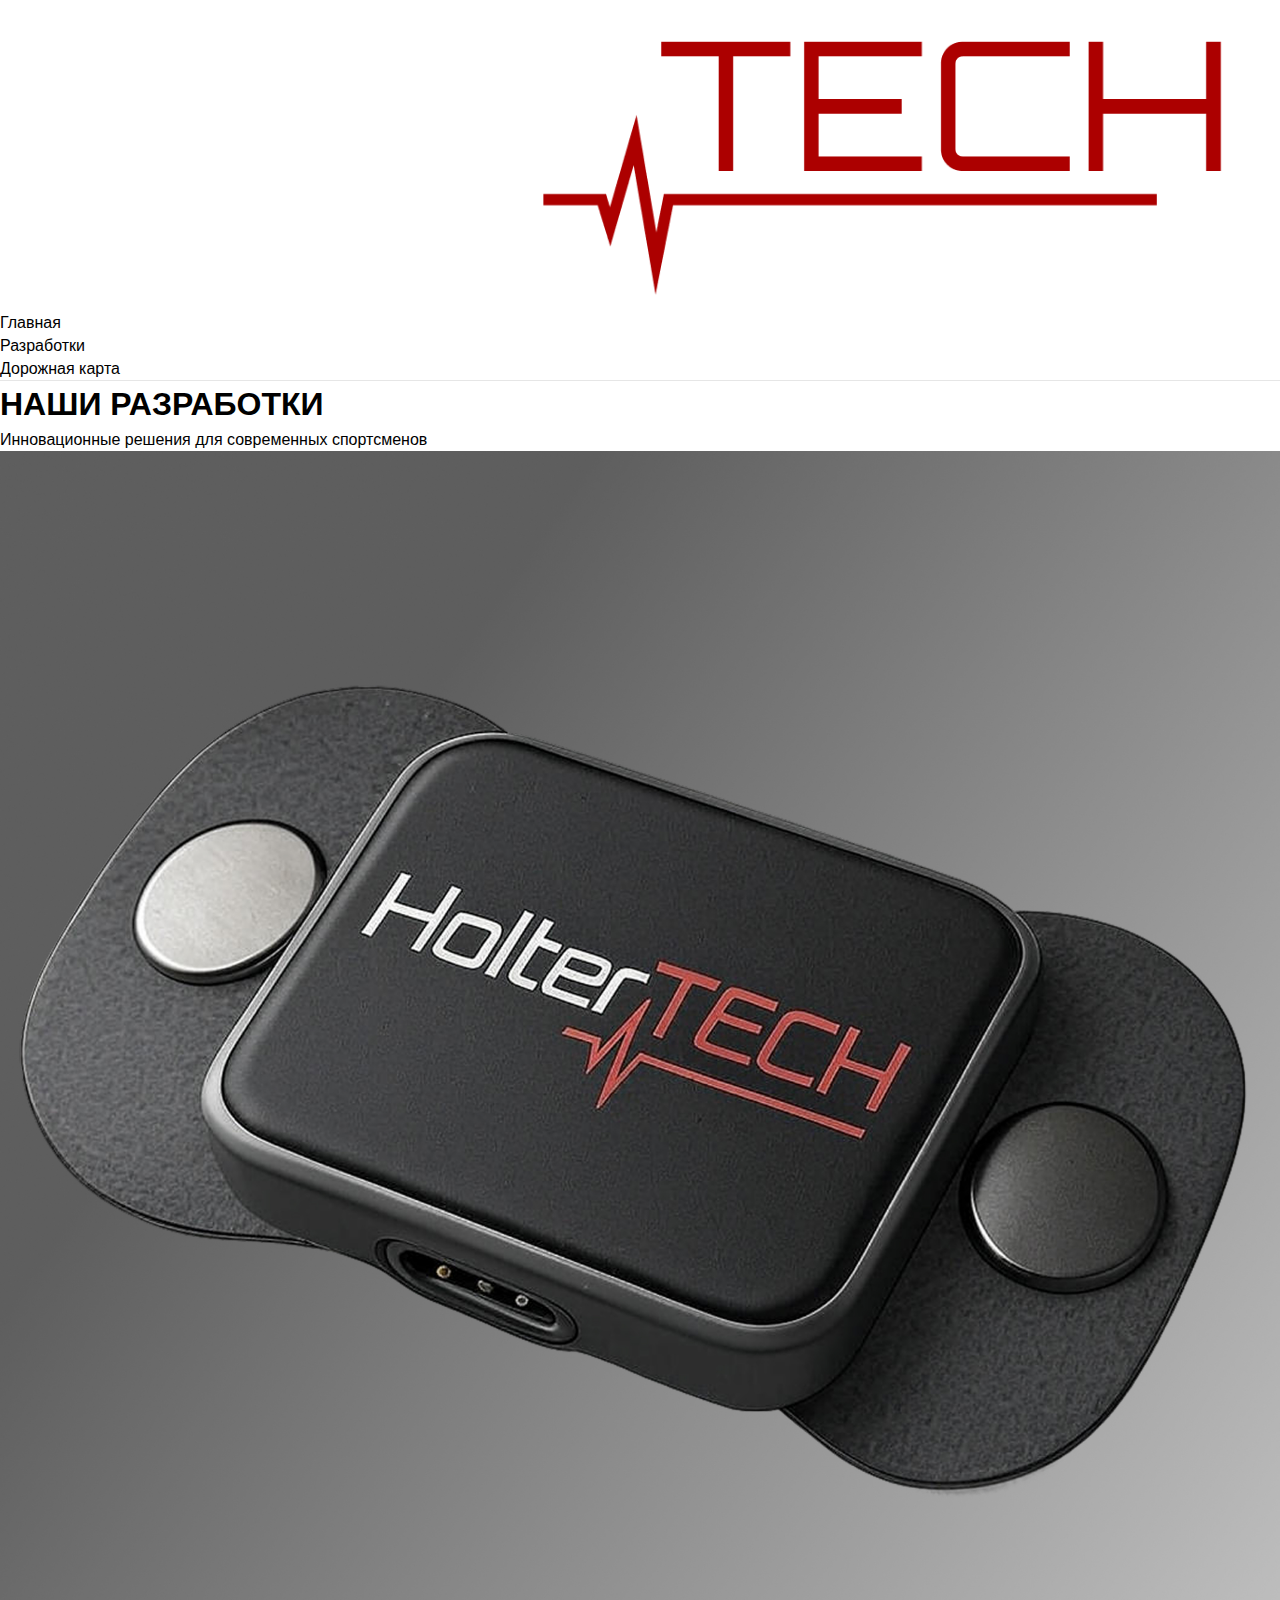
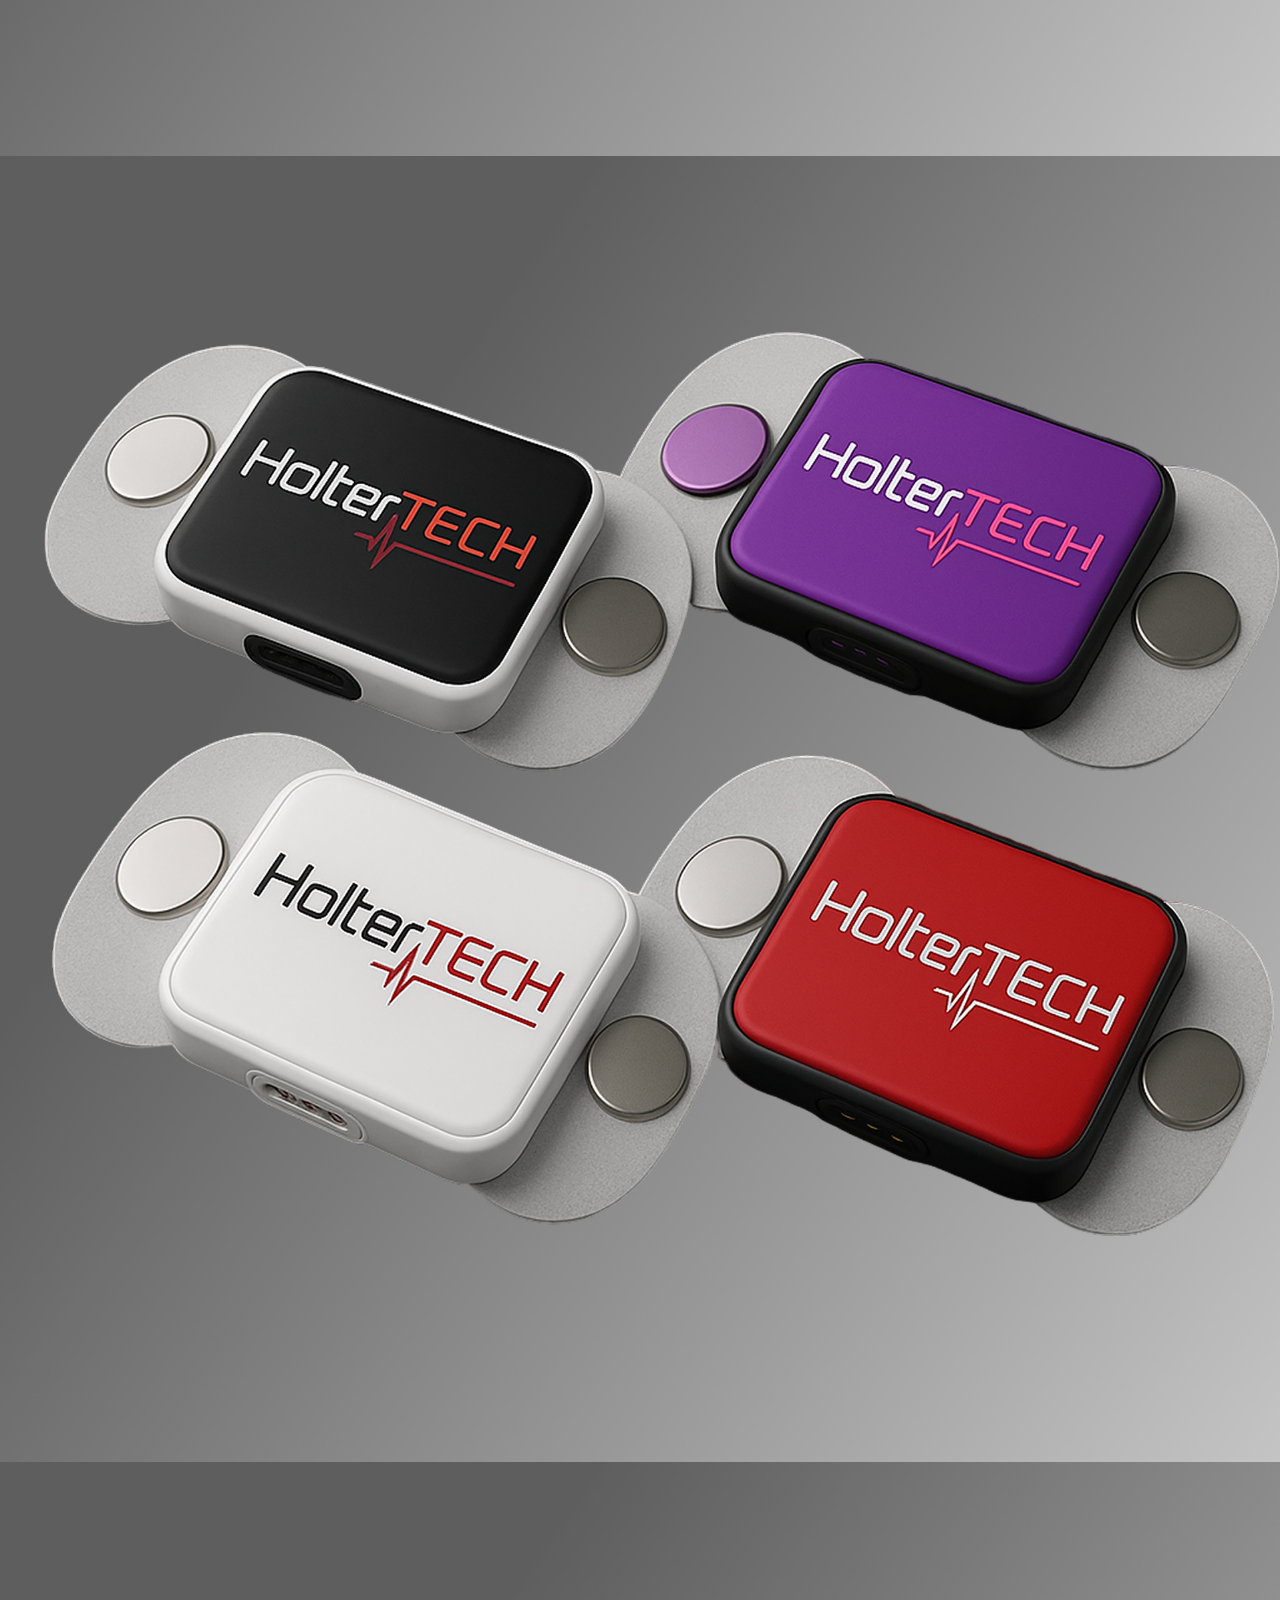
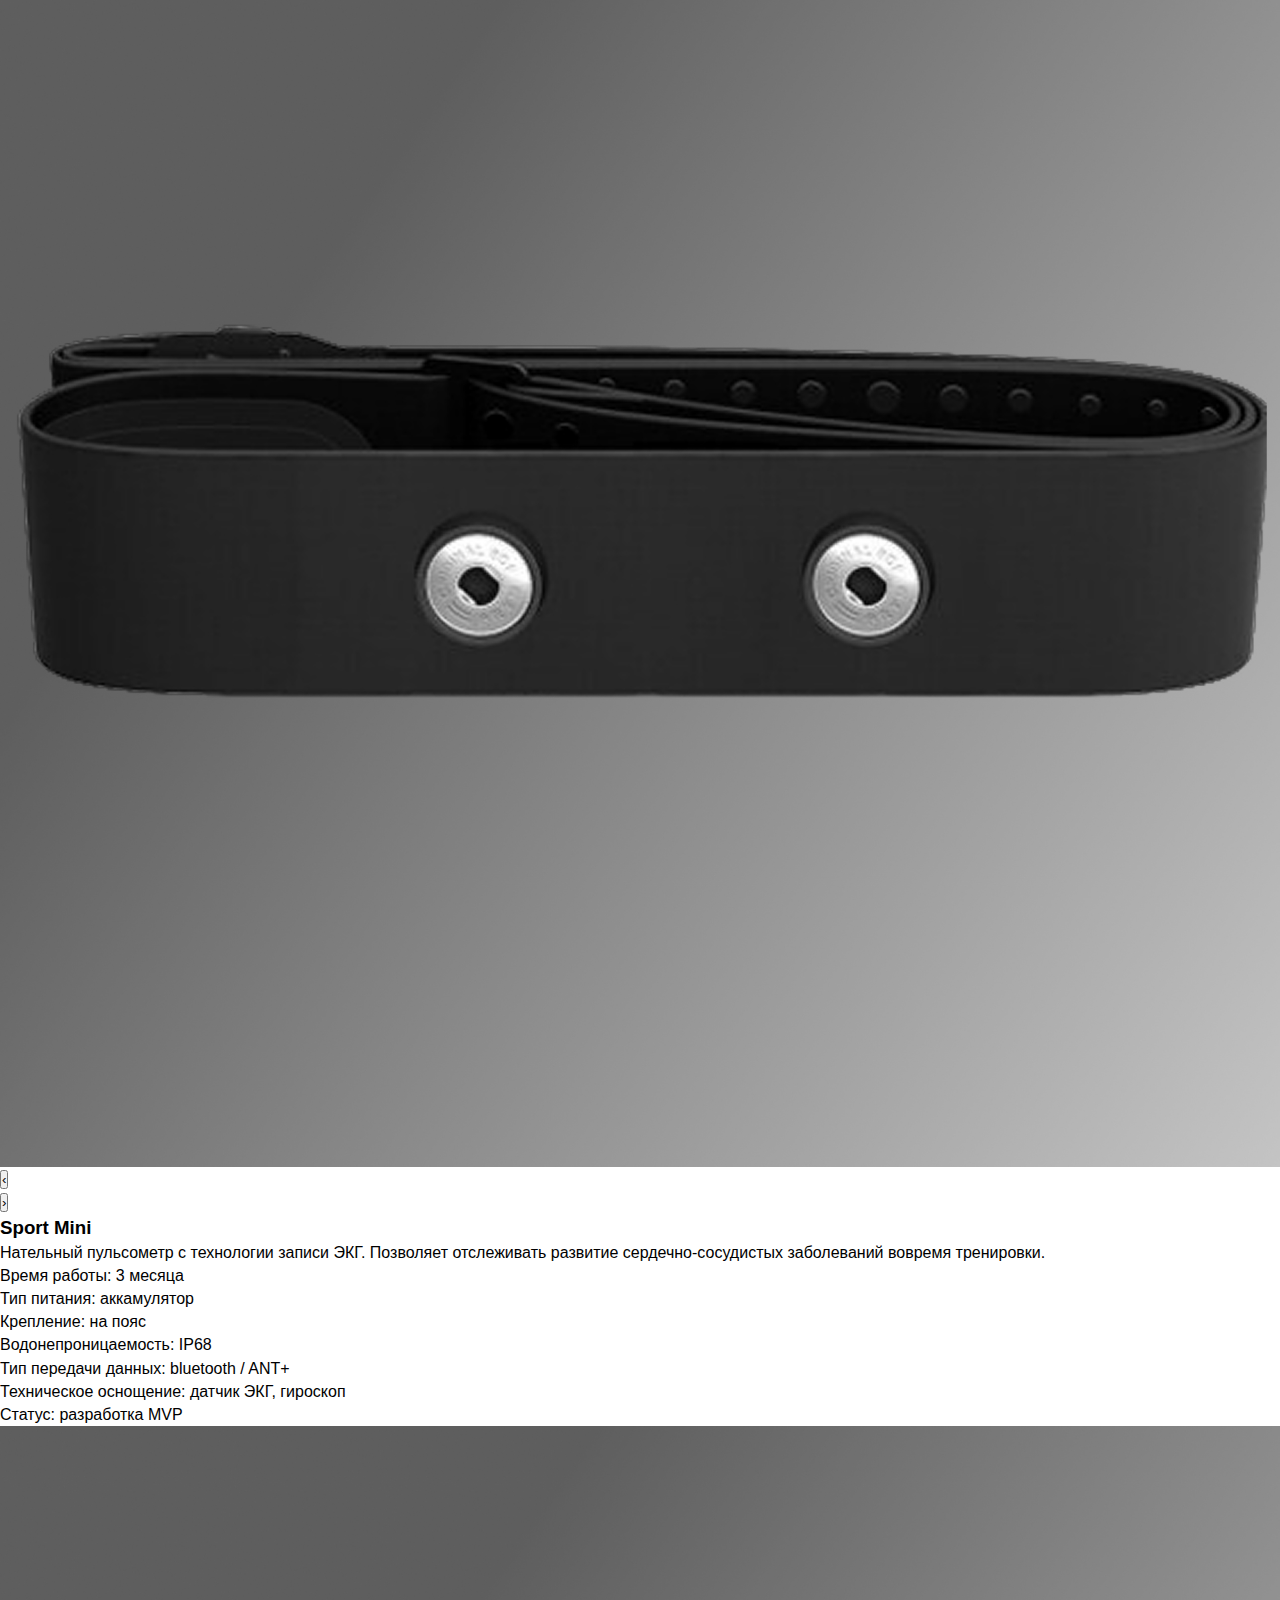
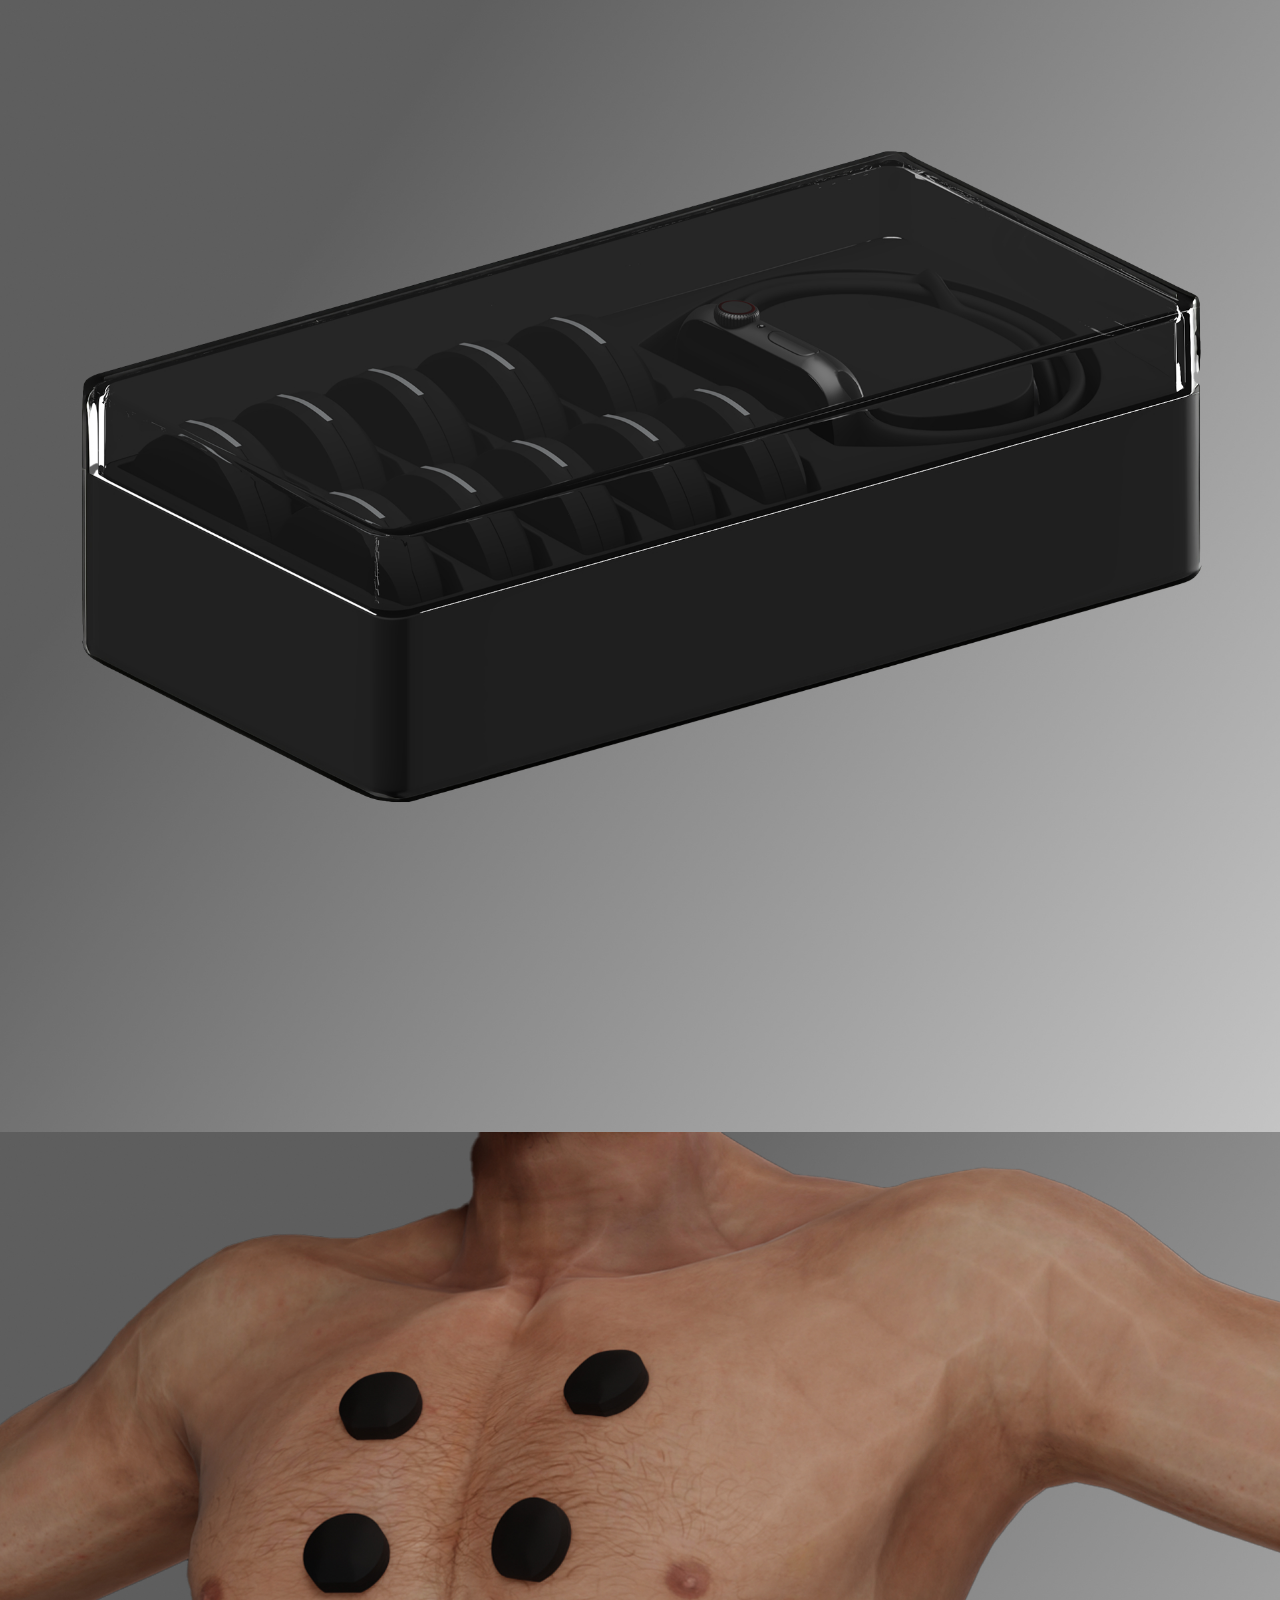
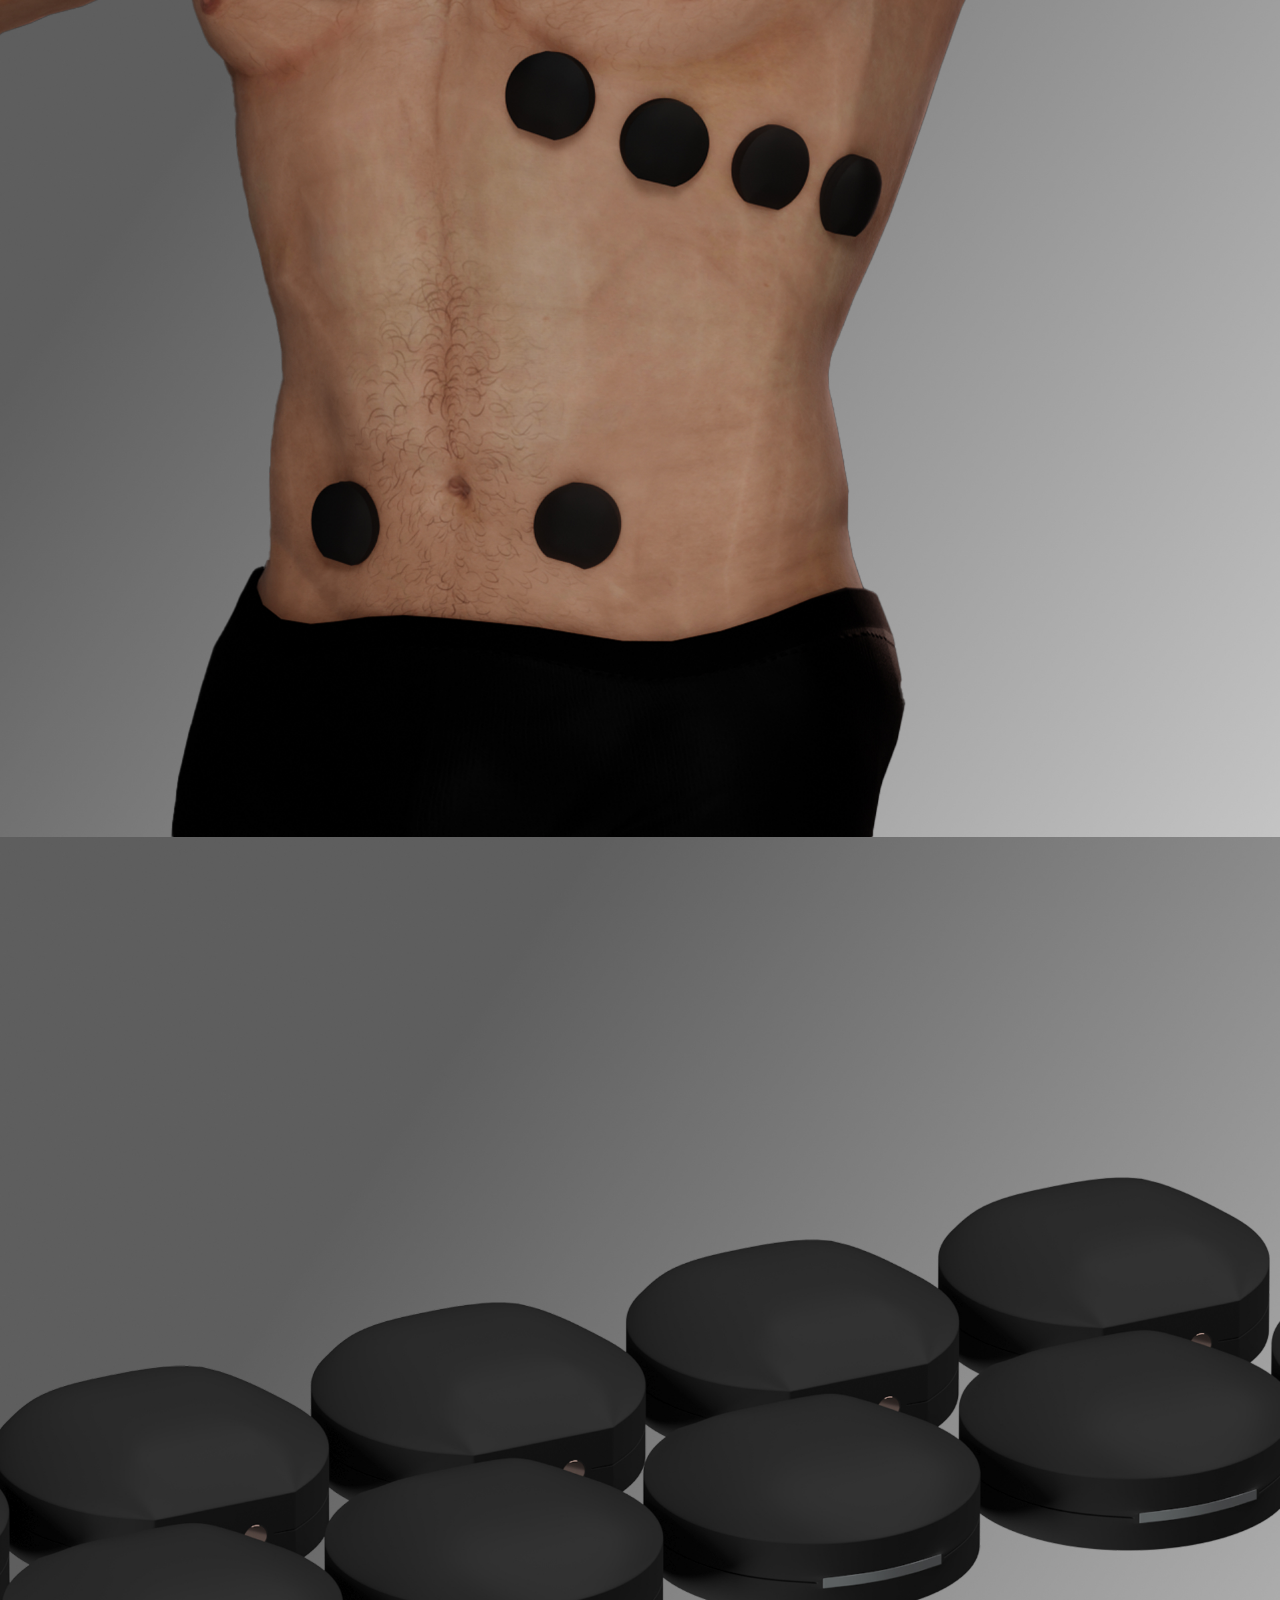
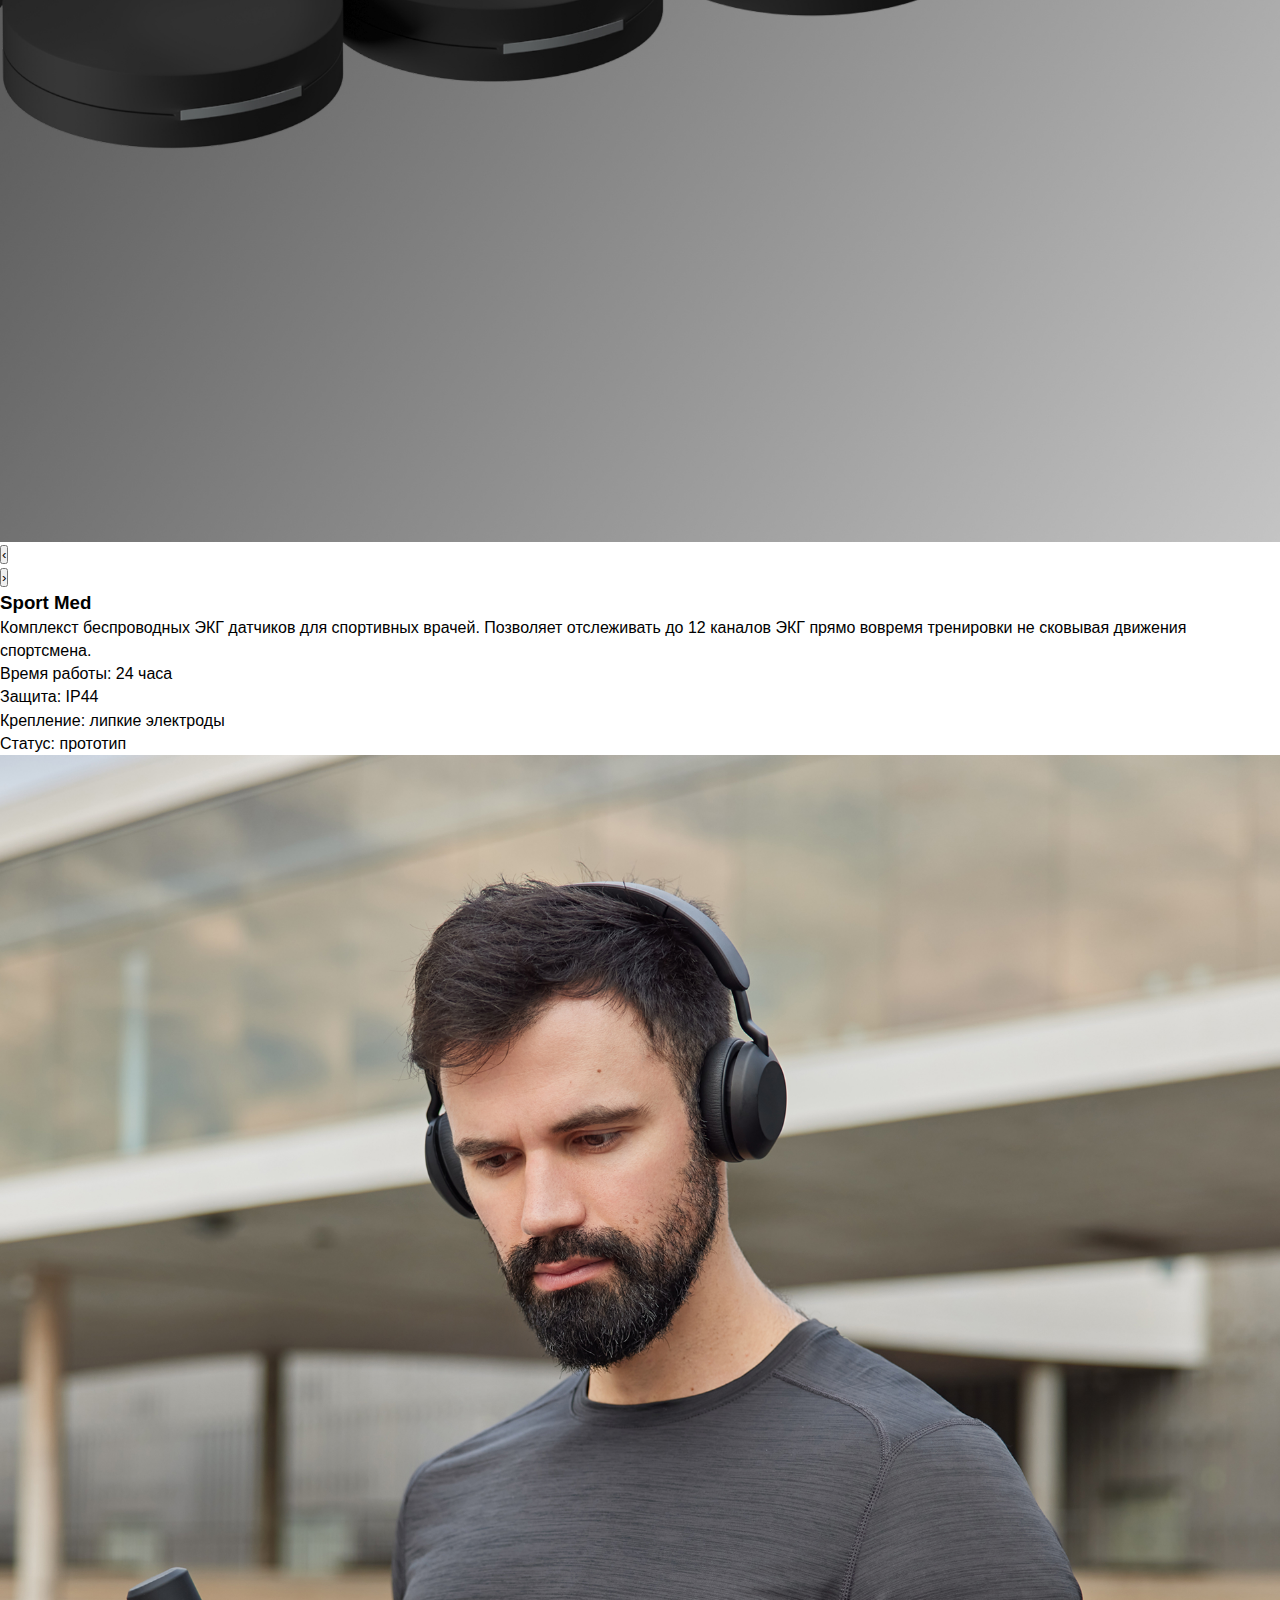
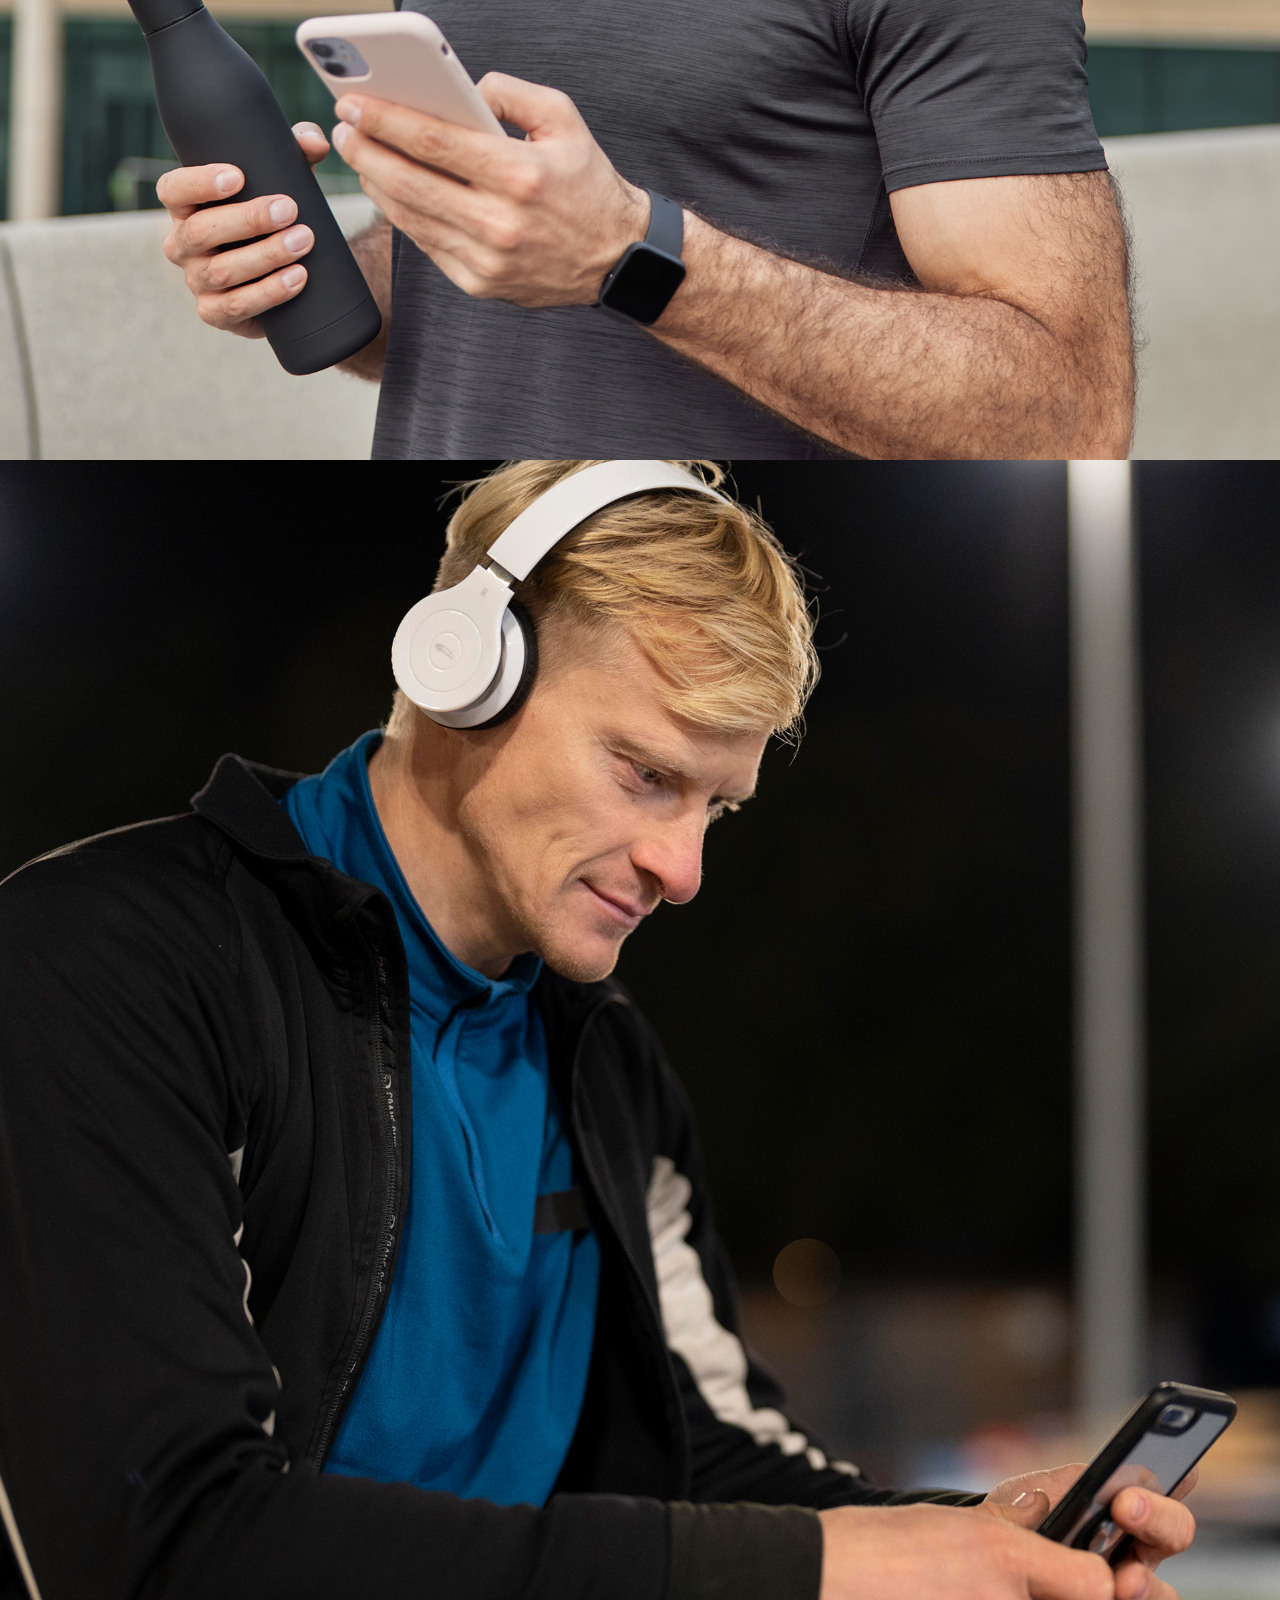
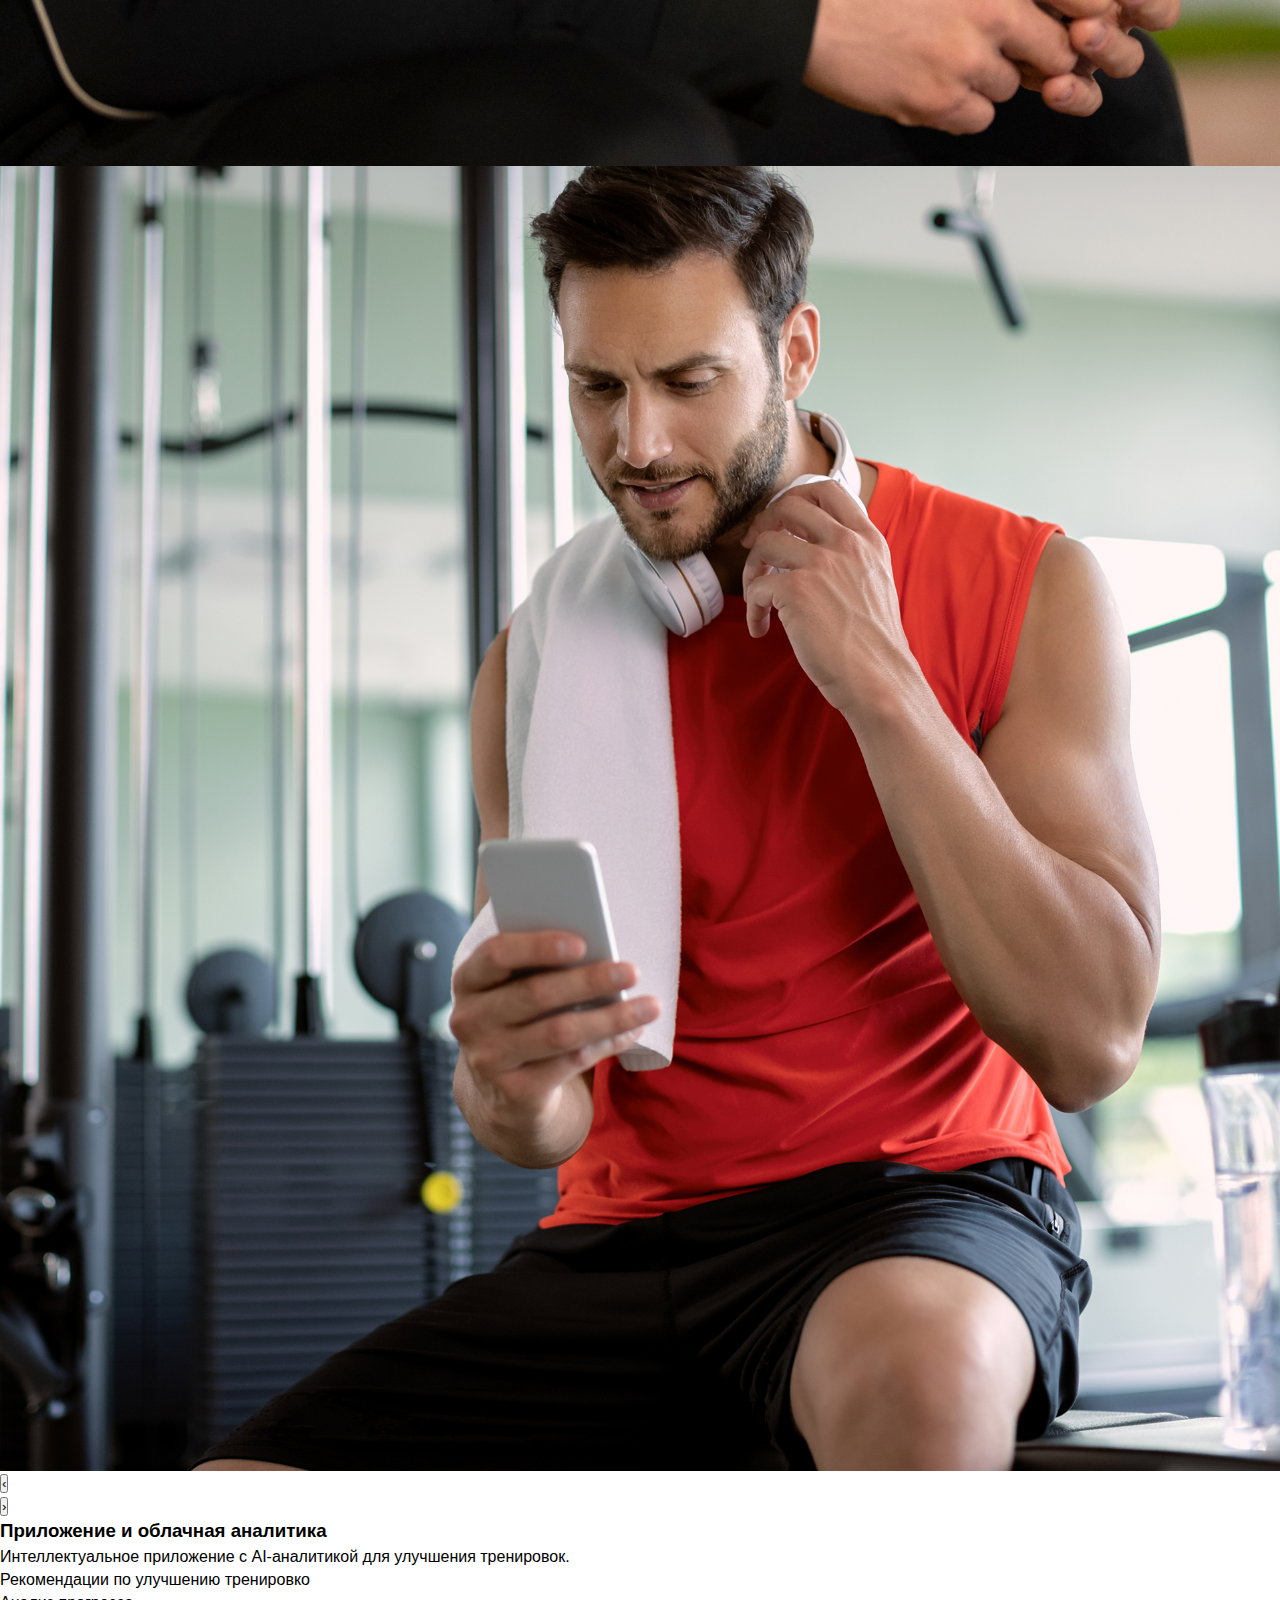
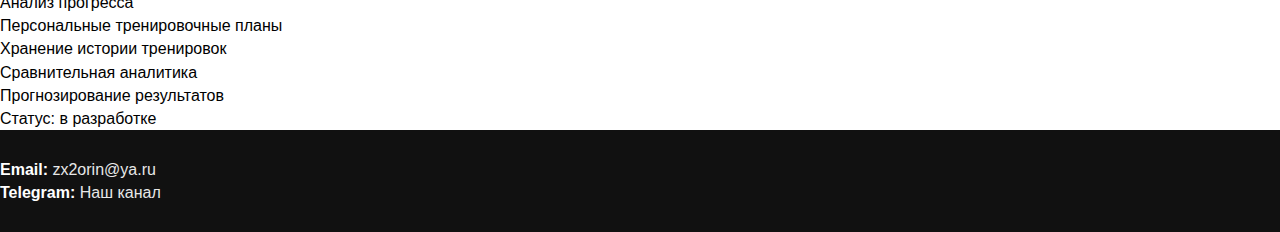
<file: products.html>
<!DOCTYPE html>
<html lang="ru">
<head>
    <meta charset="UTF-8">
    <meta name="viewport" content="width=device-width, initial-scale=1.0">
    <title>Наши продукты</title>
    <link rel="stylesheet" href="style.css">
</head>
<body>
    <!-- Шапка сайта -->
    <header class="header">
        <div class="header-container">
            <!-- Логотип -->
            <div class="logo">
                <img src="logo.png" alt="Логотип">
            </div>
            
            <!-- Навигация -->
            <nav class="nav">
                <ul class="nav-list">
                    <li><a href="index.html">Главная</a></li>
                    <li><a href="products.html" class="active">Разработки</a></li>
                    <li><a href="roadmap.html">Дорожная карта</a></li>
                </ul>
            </nav>
        </div>
    </header>

    <!-- Основной контент -->
    <main>
        <!-- Заголовок страницы продуктов -->
        <section class="products-header">
            <div class="products-header-container">
                <h1 class="products-title">НАШИ РАЗРАБОТКИ</h1>
                <p class="products-subtitle">Инновационные решения для современных спортсменов</p>
            </div>
        </section>

        <!-- Блок с продуктами -->
        <section class="products">
            <div class="products-container">
               <!-- Карточка продукта 1 -->
                <div class="product-card">
                    <div class="product-gallery">
                        <div class="product-images">
                            <div class="image-container center">
                                <img src="Group 8.jpg" alt="Умный датчик - вид 1">
                            </div>
                            <div class="image-container right">
                                <img src="Group 9.jpg" alt="Умный датчик - вид 2">
                            </div>
                            <div class="image-container left">
                                <img src="Group 7.jpg" alt="Умный датчик - вид 3">
                            </div>
                        </div>
                        <div class="gallery-controls">
                            <button class="gallery-prev">‹</button>
                            <div class="gallery-dots">
                                <span class="dot active" data-index="0"></span>
                                <span class="dot" data-index="1"></span>
                                <span class="dot" data-index="2"></span>
                            </div>
                            <button class="gallery-next">›</button>
                        </div>
                    </div>
                    <div class="product-content">
                        <h3 class="product-name">Sport Mini</h3>
                        <div class="product-description">
                            <p>Нательный пульсометр с технологии записи ЭКГ. Позволяет отслеживать развитие сердечно-сосудистых заболеваний вовремя тренировки.</p>
                            <ul>
                                <li>Время работы: 3 месяца</li>
                                <li>Тип питания: аккамулятор</li>
                                <li>Крепление: на пояс</li>
                                <li>Водонепроницаемость: IP68</li>
                                <li>Тип передачи данных: bluetooth / ANT+</li>
                                <li>Техническое оснощение: датчик ЭКГ, гироскоп</li>
                                <li>Статус: разработка MVP</li>
                            </ul>
                        </div>
                    </div>
                </div>

                <!-- Карточка продукта 2 -->
                <div class="product-card">
                    <div class="product-gallery">
                        <div class="product-images">
                            <div class="image-container center">
                                <img src="Group 10.jpg" alt="Мобильное приложение - скриншот 1">
                            </div>
                            <div class="image-container right">
                                <img src="Group 11.jpg" alt="Мобильное приложение - скриншот 2">
                            </div>
                            <div class="image-container left">
                                <img src="Group 12.jpg" alt="Мобильное приложение - скриншот 3">
                            </div>
                        </div>
                        <div class="gallery-controls">
                            <button class="gallery-prev">‹</button>
                            <div class="gallery-dots">
                                <span class="dot active" data-index="0"></span>
                                <span class="dot" data-index="1"></span>
                                <span class="dot" data-index="2"></span>
                            </div>
                            <button class="gallery-next">›</button>
                        </div>
                    </div>
                    <div class="product-content">
                        <h3 class="product-name">Sport Med</h3>
                        <div class="product-description">
                            <p>Комплекст беспроводных ЭКГ датчиков для спортивных врачей. Позволяет отслеживать до 12 каналов ЭКГ прямо вовремя тренировки не сковывая движения спортсмена.</p>
                            <ul>
                                <li>Время работы: 24 часа</li>
                                <li>Защита: IP44</li>
                                <li>Крепление: липкие электроды</li>
                                <li>Статус: прототип</li>
                            </ul>
                        </div>
                    </div>
                </div>

                <!-- Карточка продукта 3 -->
                <div class="product-card">
                    <div class="product-gallery">
                        <div class="product-images">
                            <div class="image-container center">
                                <img src="man1.jpg" alt="Облачная аналитика - интерфейс 1">
                            </div>
                            <div class="image-container right">
                                <img src="man2.jpg" alt="Облачная аналитика - интерфейс 2">
                            </div>
                            <div class="image-container left">
                                <img src="man3.jpg" alt="Облачная аналитика - интерфейс 3">
                            </div>
                        </div>
                        <div class="gallery-controls">
                            <button class="gallery-prev">‹</button>
                            <div class="gallery-dots">
                                <span class="dot active" data-index="0"></span>
                                <span class="dot" data-index="1"></span>
                                <span class="dot" data-index="2"></span>
                            </div>
                            <button class="gallery-next">›</button>
                        </div>
                    </div>
                    <div class="product-content">
                        <h3 class="product-name">Приложение и облачная аналитика</h3>
                        <div class="product-description">
                            <p>Интеллектуальное приложение с AI-аналитикой для улучшения тренировок.</p>
                            <ul>
                                <li>Рекомендации по улучшению тренировко</li>
                                <li>Анализ прогресса</li>
                                <li>Персональные тренировочные планы</li>
                                <li>Хранение истории тренировок</li>
                                <li>Сравнительная аналитика</li>
                                <li>Прогнозирование результатов</li>
                                <li>Статус: в разработке</li>
                            </ul>
                        </div>
                    </div>
                </div>
            </div>
        </section>
    </main>
    
    <!-- Футер -->
    <footer class="footer">
        <div class="footer-container">
            <div class="footer-content">
                <!-- Контактная информация -->
                <div class="footer-contacts">
                    <ul class="contact-list">
                        <li>
                            <strong>Email:</strong>
                            <a href="mailto:zx2orin@ya.ru">zx2orin@ya.ru</a>
                        </li>
                        <li>
                            <strong>Telegram:</strong>
                            <a href="https://t.me/HolterTECH" target="_blank">Наш канал</a>
                        </li>
                    </ul>
                </div>
            </div>
        </div>
    </footer>

    <script>
        document.addEventListener('DOMContentLoaded', function() {
            // Инициализация всех галерей на странице
            document.querySelectorAll('.product-gallery').forEach(gallery => {
                const images = Array.from(gallery.querySelectorAll('.image-container'));
                const dots = gallery.querySelectorAll('.gallery-dots .dot');
                const prevBtn = gallery.querySelector('.gallery-prev');
                const nextBtn = gallery.querySelector('.gallery-next');
                
                let currentIndex = 0;
                
                // Функция обновления позиций изображений
                function updateGallery() {
                    images.forEach((img, index) => {
                        img.classList.remove('left', 'center', 'right');
                        
                        if (index === currentIndex) {
                            img.classList.add('center');
                        } else if (index === (currentIndex + 1) % images.length) {
                            img.classList.add('right');
                        } else if (index === (currentIndex - 1 + images.length) % images.length) {
                            img.classList.add('left');
                        } else {
                            img.style.opacity = '0';
                            img.style.pointerEvents = 'none';
                        }
                    });
                    
                    // Обновляем точки
                    dots.forEach(dot => dot.classList.remove('active'));
                    if (dots[currentIndex]) {
                        dots[currentIndex].classList.add('active');
                    }
                }
                
                // Функция перехода к следующему изображению
                function nextImage() {
                    currentIndex = (currentIndex + 1) % images.length;
                    updateGallery();
                }
                
                // Функция перехода к предыдущему изображению
                function prevImage() {
                    currentIndex = (currentIndex - 1 + images.length) % images.length;
                    updateGallery();
                }
                
                // Обработчики для кнопок
                prevBtn.addEventListener('click', prevImage);
                nextBtn.addEventListener('click', nextImage);
                
                // Обработчики для точек
                dots.forEach((dot, index) => {
                    dot.addEventListener('click', () => {
                        currentIndex = index;
                        updateGallery();
                    });
                });
                
                // Клик по боковым изображениям
                images.forEach((img, index) => {
                    img.addEventListener('click', (e) => {
                        if (img.classList.contains('left')) {
                            prevImage();
                        } else if (img.classList.contains('right')) {
                            nextImage();
                        }
                    });
                });
                
                // Автопереключение каждые 5 секунд
                let autoPlay = setInterval(nextImage, 5000);
                
                // Останавливаем автопрокрутку при наведении
                gallery.addEventListener('mouseenter', () => {
                    clearInterval(autoPlay);
                });
                
                // Возобновляем автопрокрутку когда убираем курсор
                gallery.addEventListener('mouseleave', () => {
                    autoPlay = setInterval(nextImage, 5000);
                });
                
                // Инициализация галереи
                updateGallery();
            });
        });
    </script>

</body>

</html>
</file>
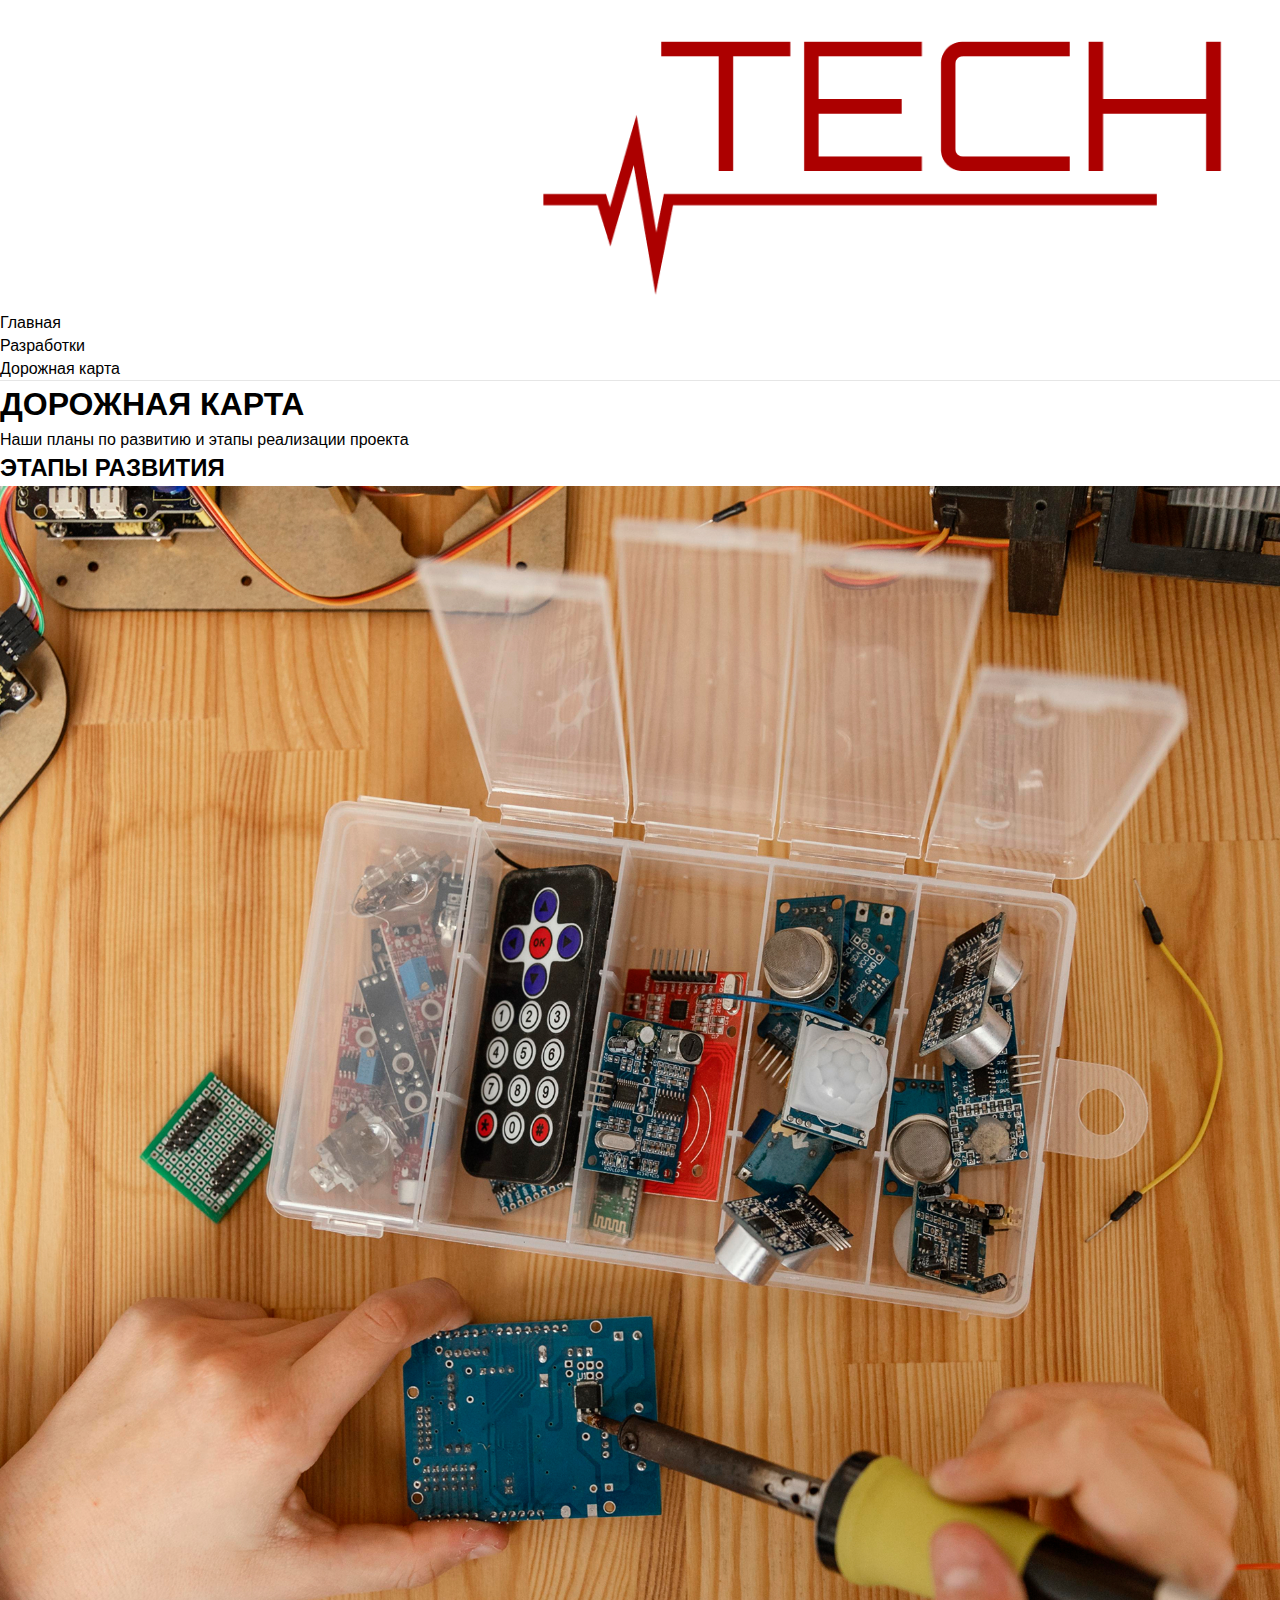
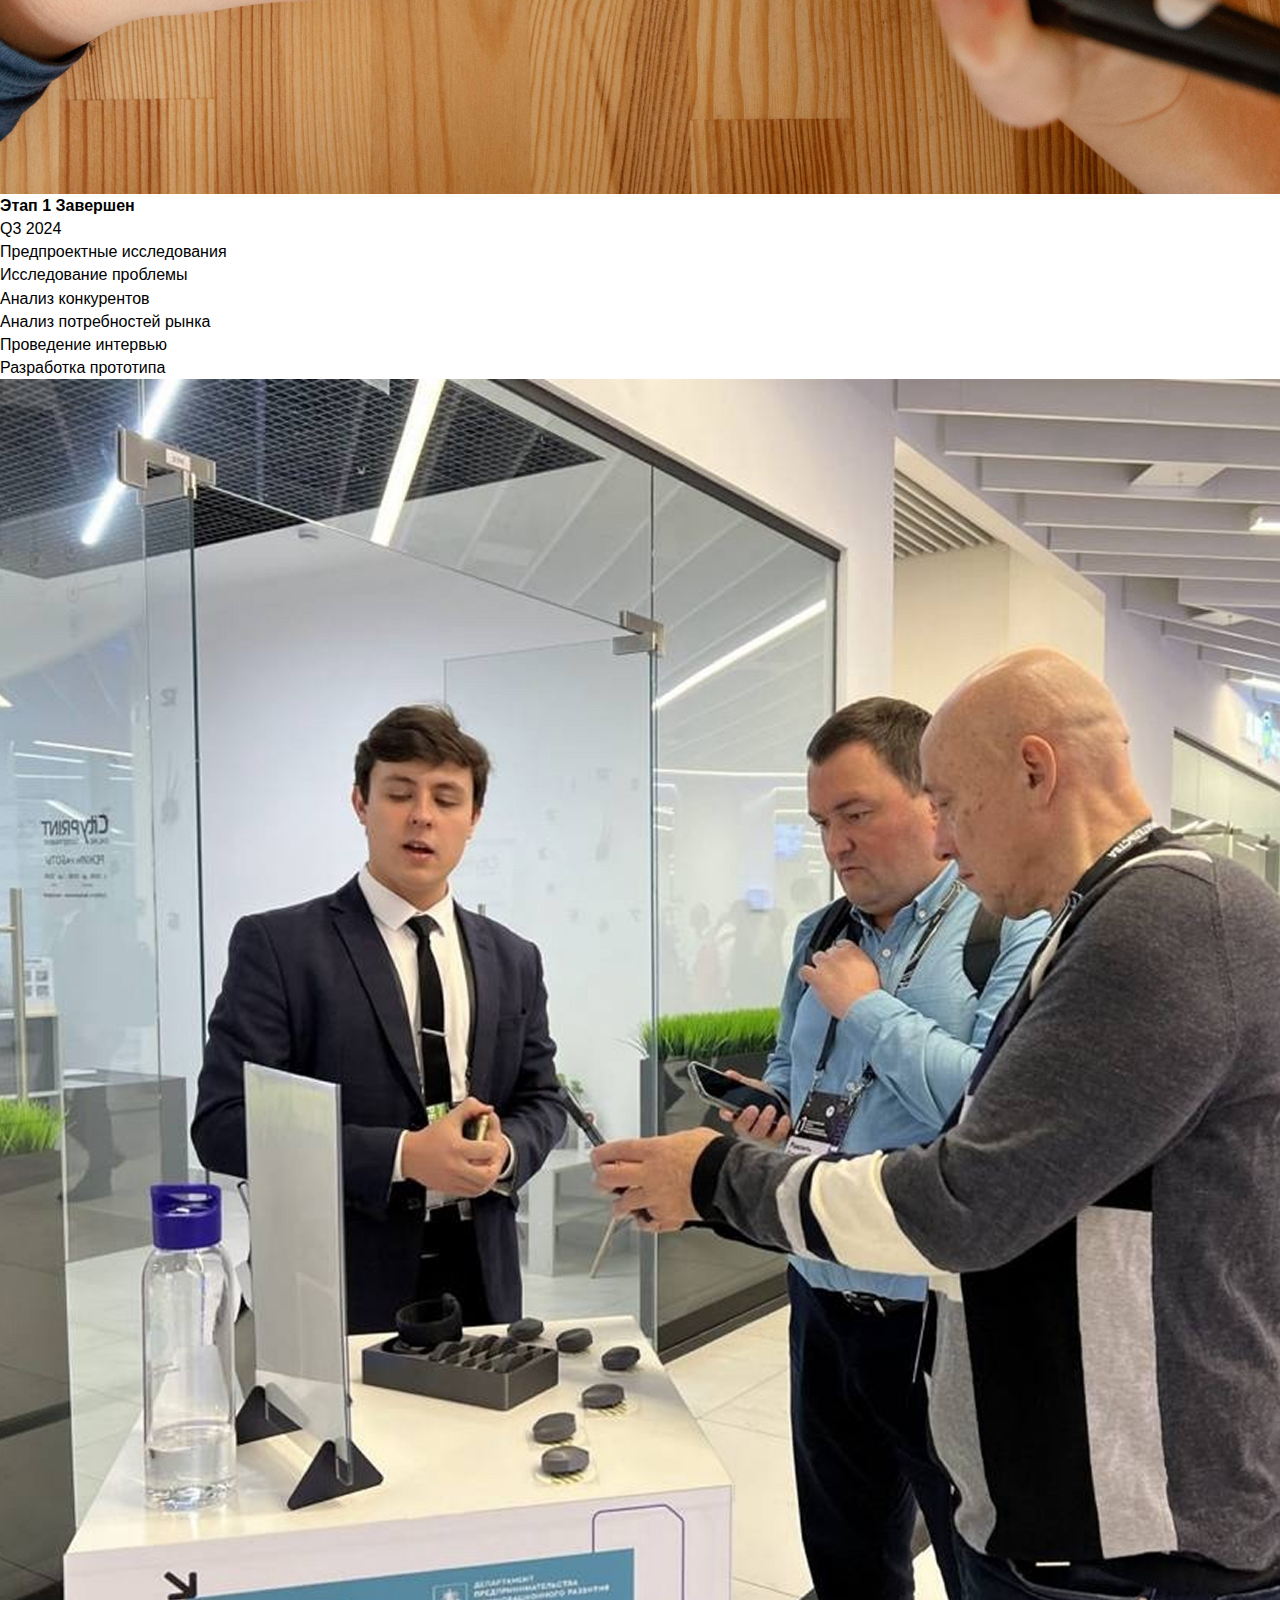
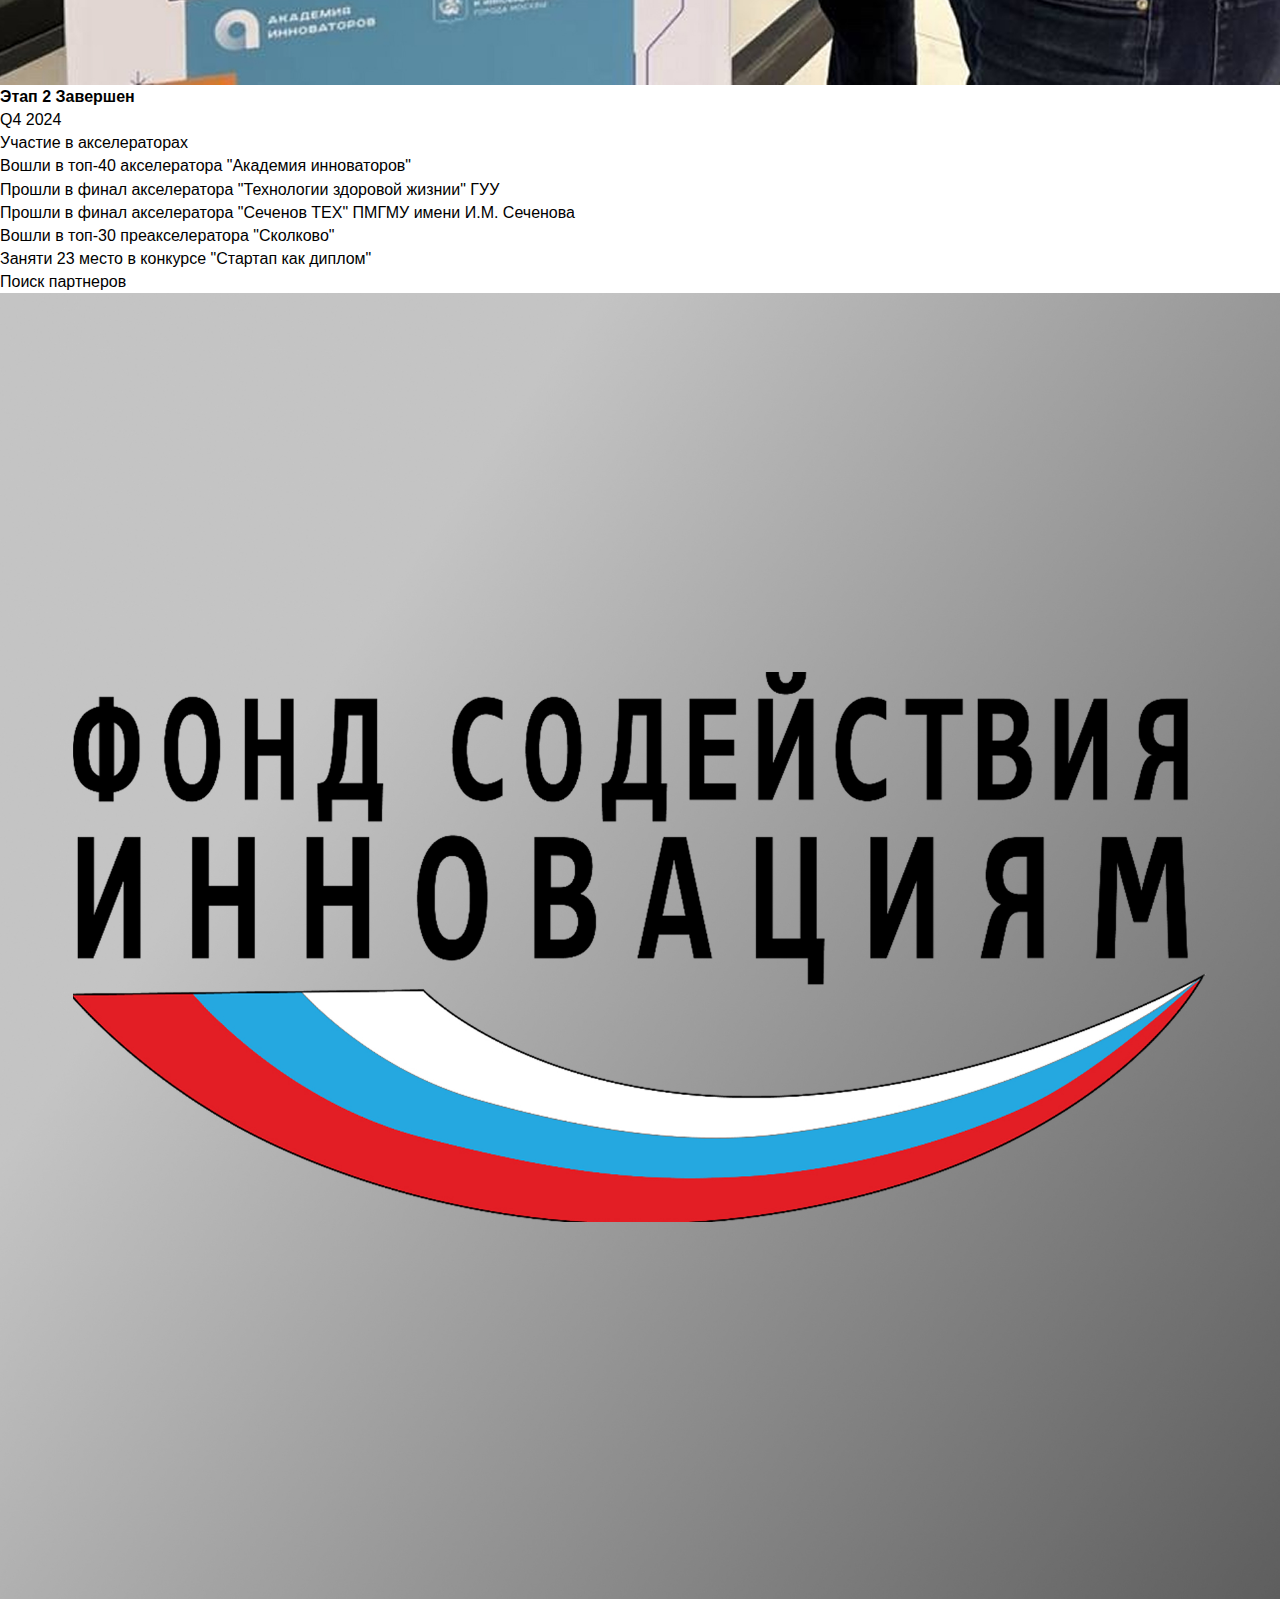
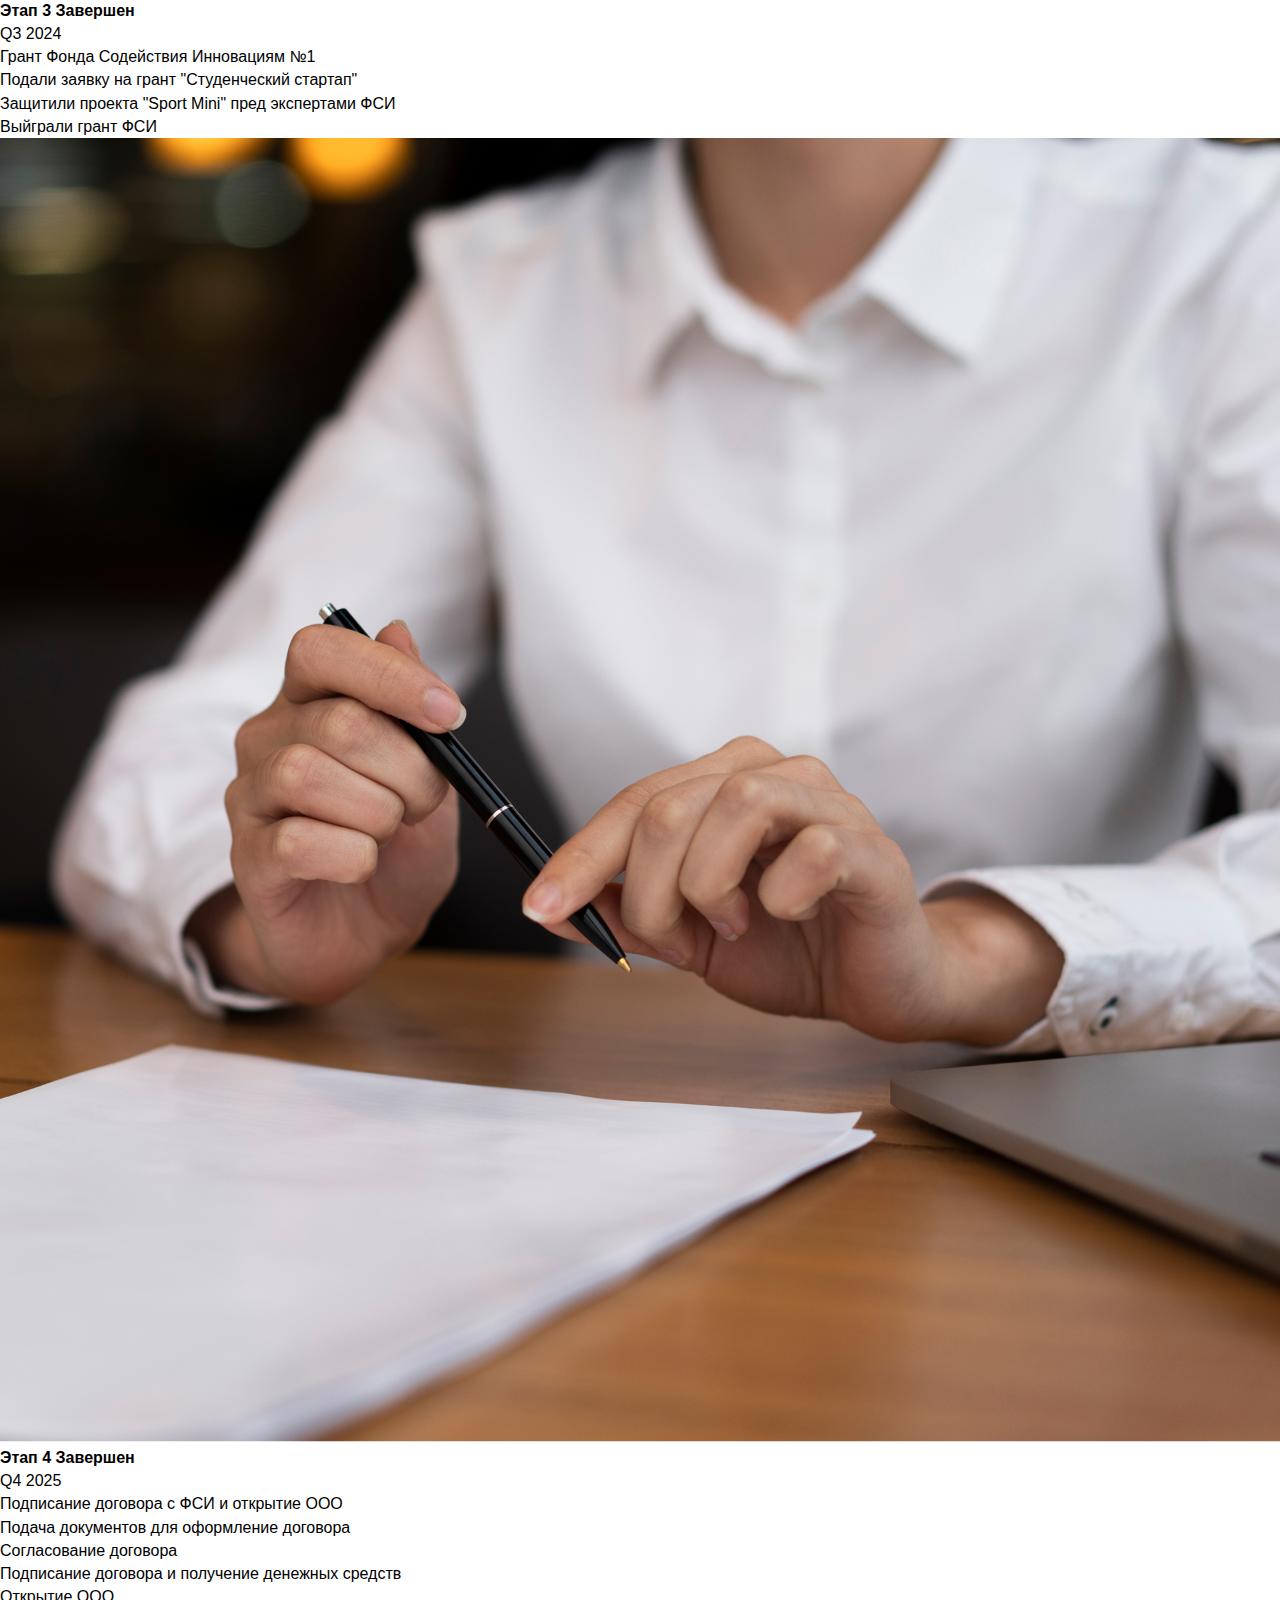
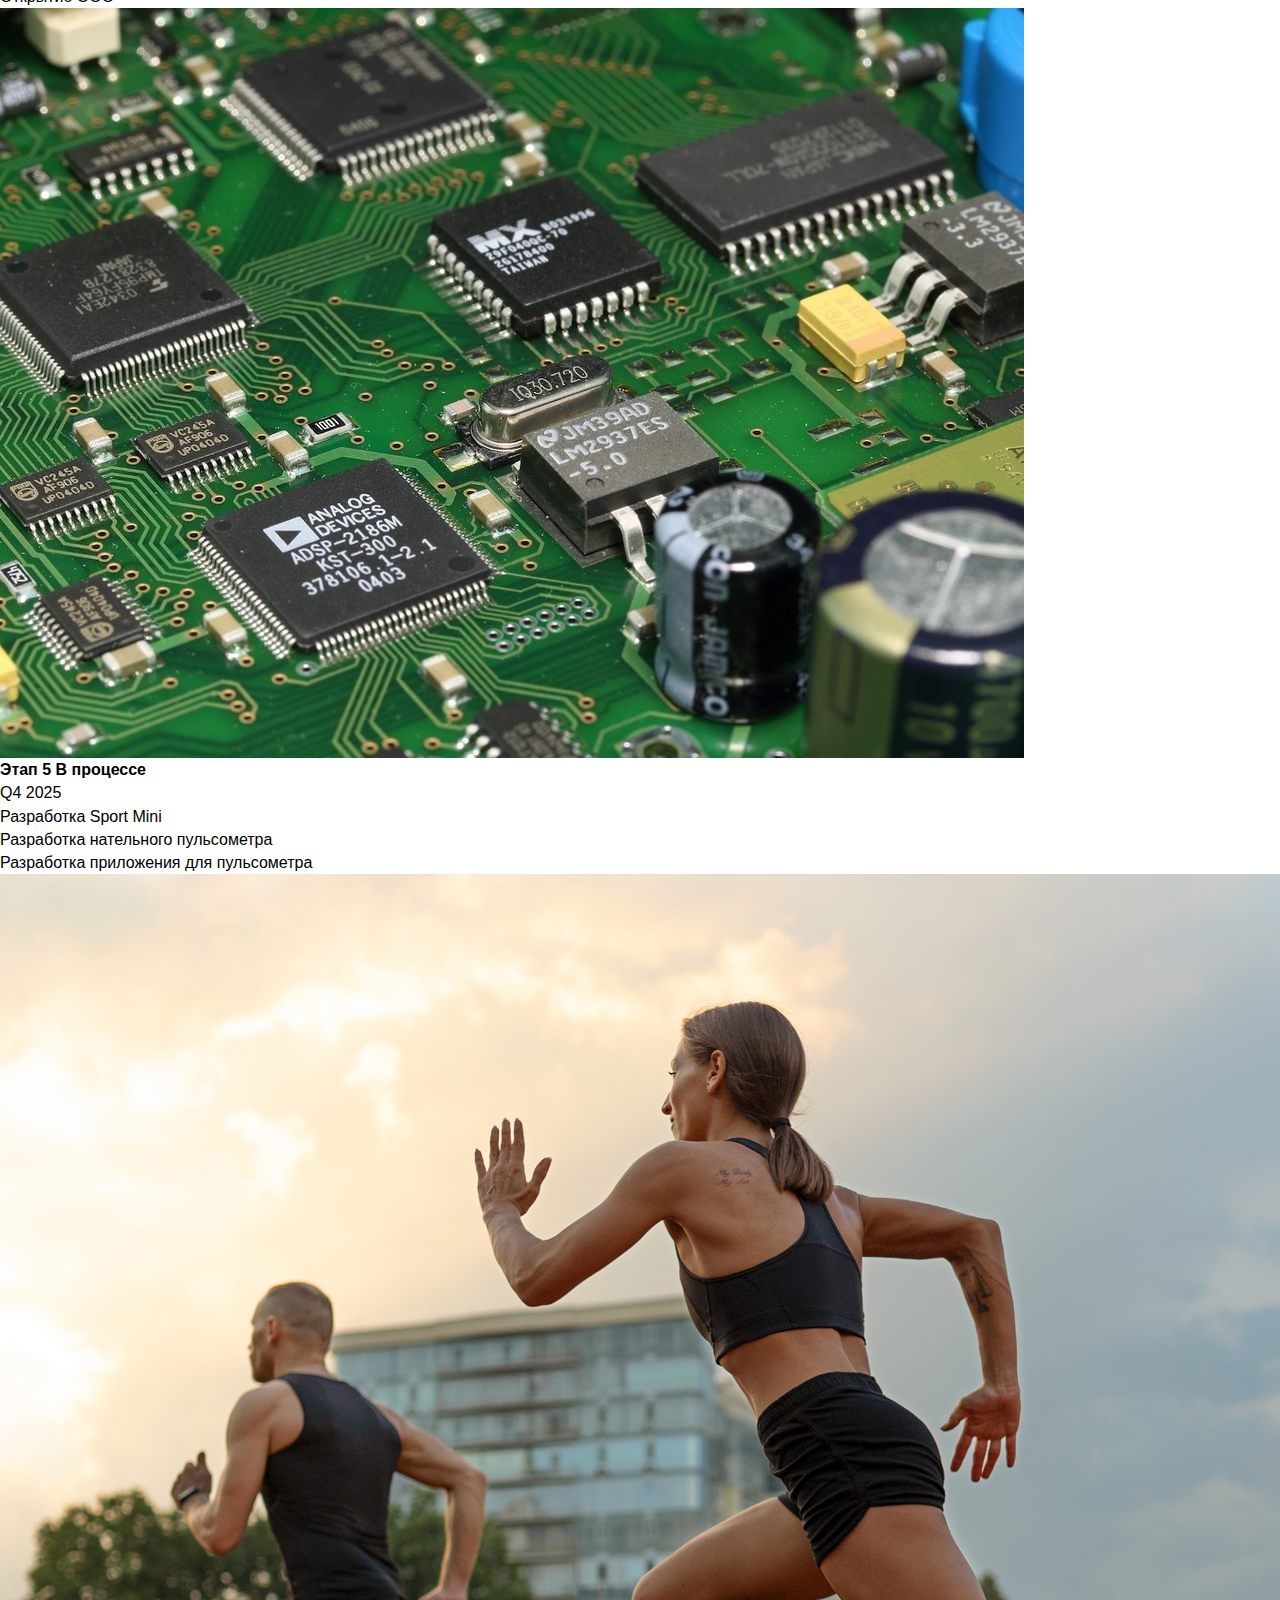
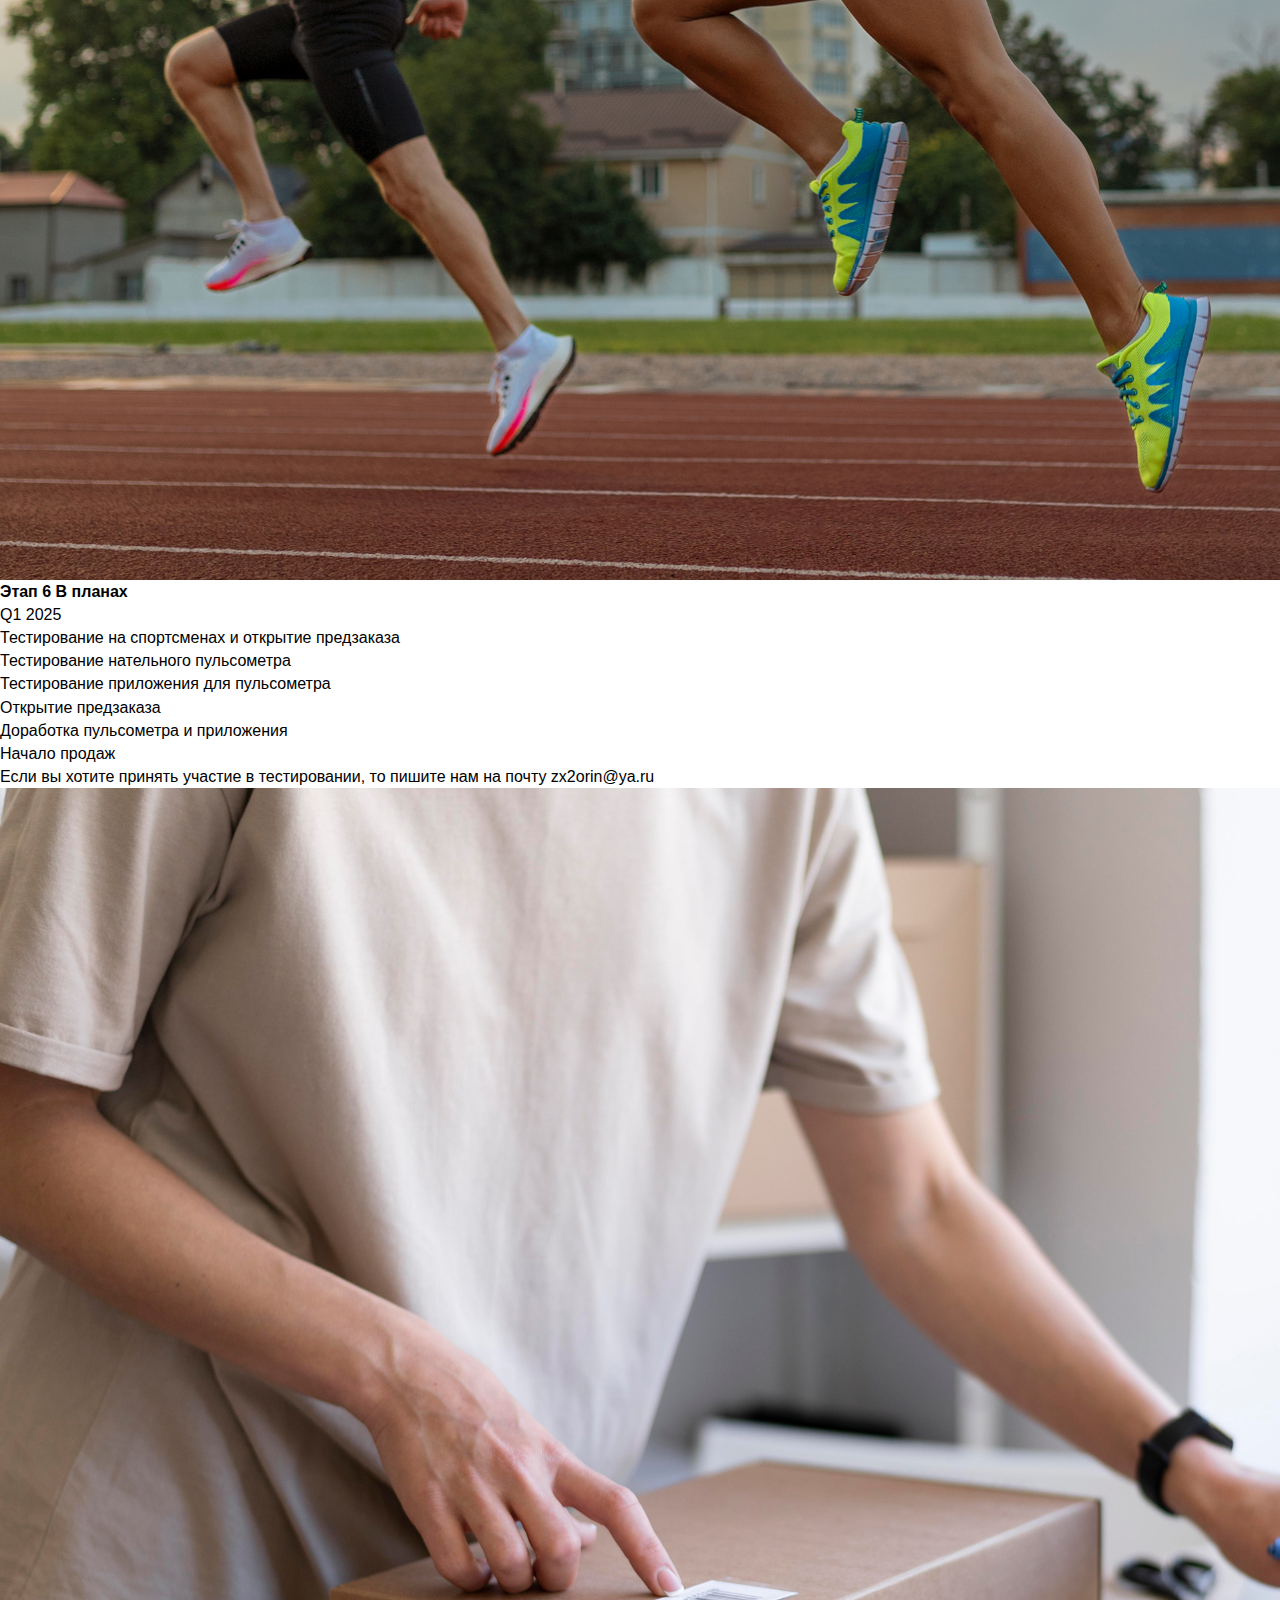
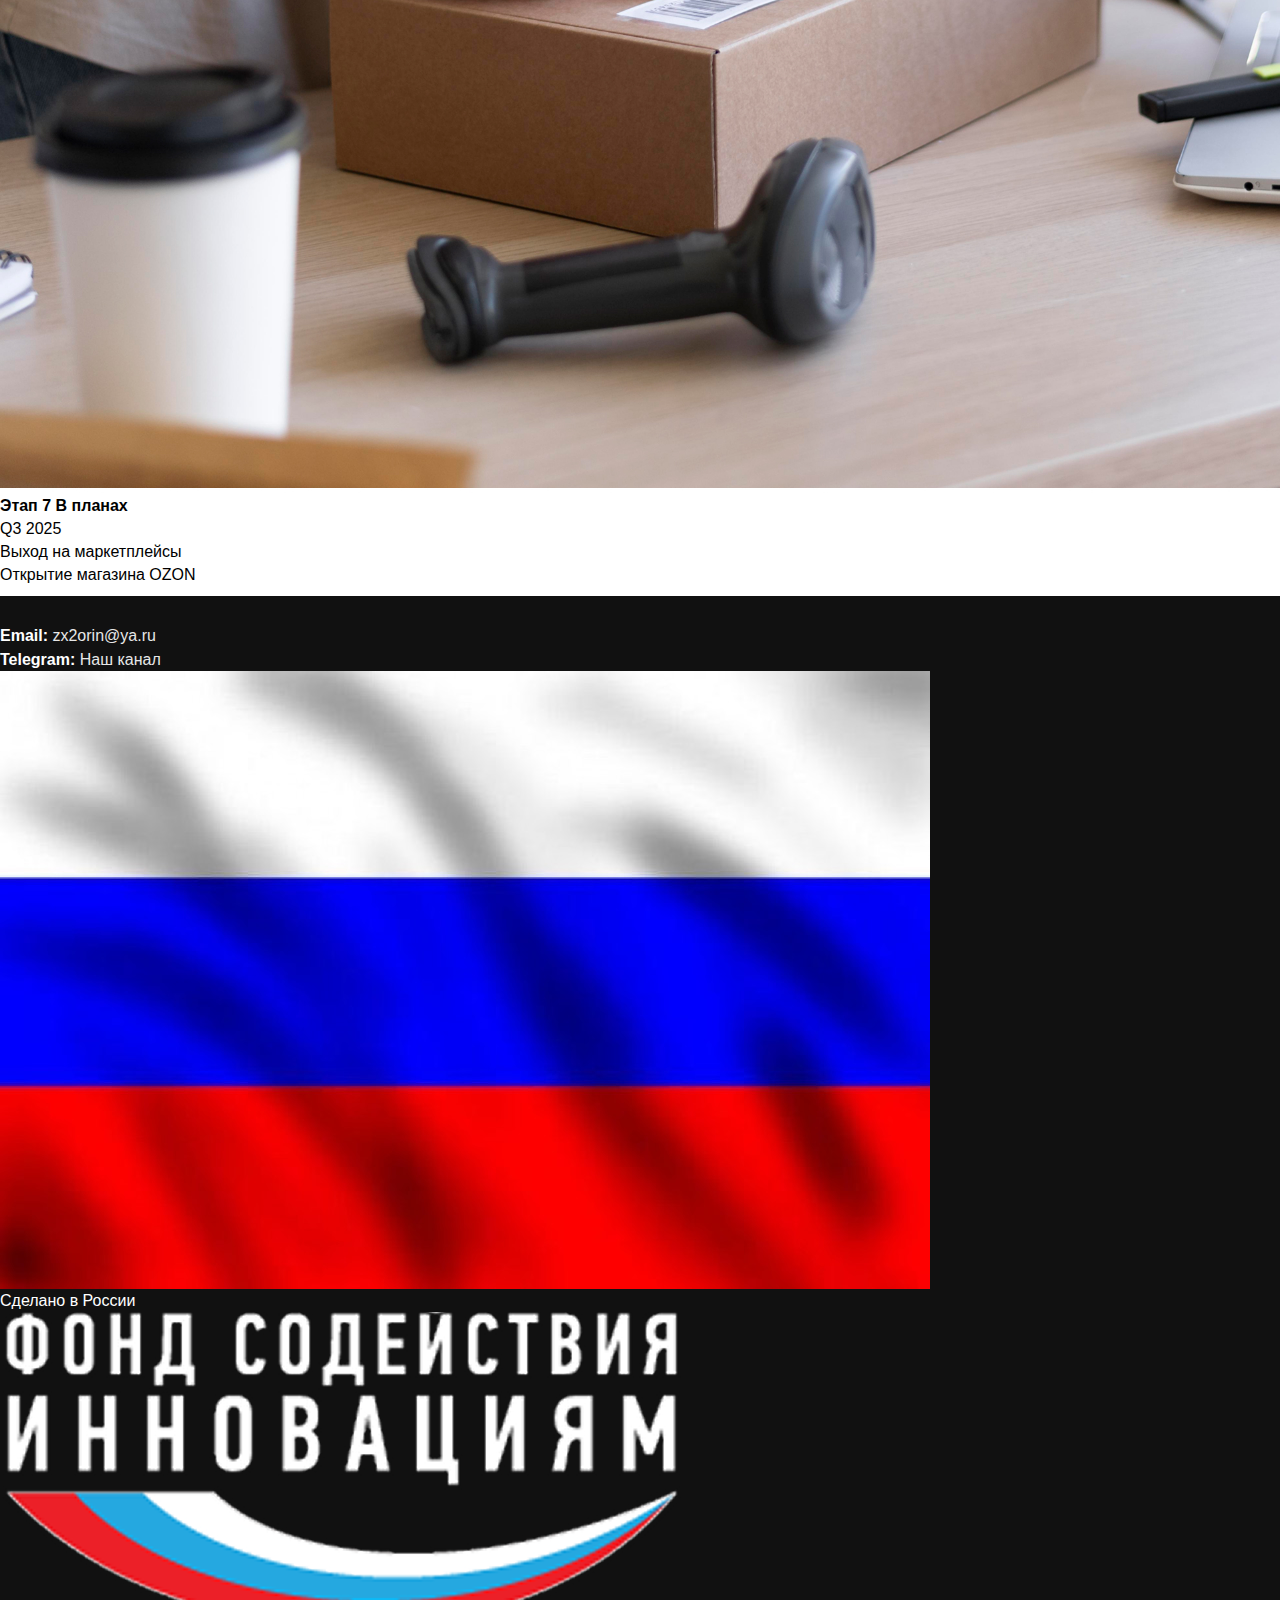
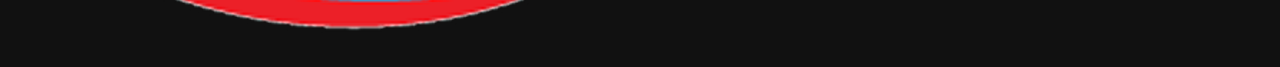
<file: roadmap.html>
<!DOCTYPE html>
<html lang="ru">
<head>
    <meta charset="UTF-8">
    <meta name="viewport" content="width=device-width, initial-scale=1.0">
    <title>Дорожная карта</title>
    <link rel="stylesheet" href="style.css">
</head>
<body>
    <!-- Шапка сайта -->
    <header class="header">
        <div class="header-container">
            <!-- Логотип -->
            <div class="logo">
                <img src="logo.png" alt="Логотип">
            </div>
            
            <!-- Навигация -->
            <nav class="nav">
                <ul class="nav-list">
                    <li><a href="index.html">Главная</a></li>
                    <li><a href="products.html">Разработки</a></li>
                    <li><a href="roadmap.html" class="active">Дорожная карта</a></li>
                </ul>
            </nav>
        </div>
    </header>

    <!-- Основной контент -->
    <main>
        <!-- Заголовок страницы дорожной карты -->
        <section class="products-header">
            <div class="products-header-container">
                <h1 class="products-title">ДОРОЖНАЯ КАРТА</h1>
                <p class="products-subtitle">Наши планы по развитию и этапы реализации проекта</p>
            </div>
        </section>

        <!-- Блок дорожной карты -->
        <section class="team">
            <div class="team-container">
                <h2 class="team-title">ЭТАПЫ РАЗВИТИЯ</h2>
                <div class="team-scroll-container">
                    <div class="roadmap-cards">
                        <!-- Этап 1 (Завершен) -->
                        <div class="roadmap-card completed">
                            <div class="roadmap-photo">
                                <img src="etap1.jpg" alt="Этап 1: Исследование и планирование">
                            </div>
                            <div class="roadmap-info">
                                <div>
                                    <h4 class="roadmap-name">Этап 1 
                                        <span class="roadmap-status status-completed">Завершен</span>
                                    </h4>
                                    <p class="roadmap-position">Q3 2024</p>
                                    <div class="roadmap-progress">
                                        <div class="roadmap-progress-bar" style="width: 100%"></div>
                                    </div>
                                    <div class="roadmap-description">
                                        <p>Предпроектные исследования</p>
                                        <ul>
                                            <li>Исследование проблемы</li>
                                            <li>Анализ конкурентов</li>
                                            <li>Анализ потребностей рынка</li>
                                            <li>Проведение интервью</li>
                                            <li>Разработка прототипа</li>
                                        </ul>
                                    </div>
                                </div>
                            </div>
                        </div>

                        <!-- Этап 2 (Завершен) -->
                        <div class="roadmap-card completed">
                            <div class="roadmap-photo">
                                <img src="etap2.jpg" alt="Этап 2: Разработка продукта">
                            </div>
                            <div class="roadmap-info">
                                <div>
                                    <h4 class="roadmap-name">Этап 2 
                                        <span class="roadmap-status status-completed">Завершен</span>
                                    </h4>
                                    <p class="roadmap-position">Q4 2024</p>
                                    <div class="roadmap-progress">
                                        <div class="roadmap-progress-bar" style="width: 100%"></div>
                                    </div>
                                    <div class="roadmap-description">
                                        <p>Участие в акселераторах</p>
                                        <ul>
                                            <li>Вошли в топ-40 акселератора "Академия инноваторов"</li>
                                            <li>Прошли в финал акселератора "Технологии здоровой жизнии" ГУУ</li>
                                            <li>Прошли в финал акселератора "Сеченов ТЕХ" ПМГМУ имени И.М. Сеченова</li>
                                            <li>Вошли в топ-30 преакселератора "Сколково"</li>
                                            <li>Заняти 23 место в конкурсе "Стартап как диплом"</li>
                                            <li>Поиск партнеров</li>
                                        </ul>
                                    </div>
                                </div>
                            </div>
                        </div>

                        <!-- Этап 3 (Завершен) -->
                        <div class="roadmap-card completed">
                            <div class="roadmap-photo">
                                <img src="etap3.jpg" alt="Этап 2: Разработка продукта">
                            </div>
                            <div class="roadmap-info">
                                <div>
                                    <h4 class="roadmap-name">Этап 3
                                        <span class="roadmap-status status-completed">Завершен</span>
                                    </h4>
                                    <p class="roadmap-position">Q3 2024</p>
                                    <div class="roadmap-progress">
                                        <div class="roadmap-progress-bar" style="width: 100%"></div>
                                    </div>
                                    <div class="roadmap-description">
                                        <p>Грант Фонда Содействия Инновациям №1</p>
                                        <ul>
                                            <li>Подали заявку на грант "Студенческий стартап"</li>
                                            <li>Защитили проекта "Sport Mini" пред экспертами ФСИ</li>
                                            <li>Выйграли грант ФСИ</li>
                                    </div>
                                </div>
                            </div>
                        </div>
                        
                        <!-- Этап 4 (Текущий) -->
                        <div class="roadmap-card completed">
                            <div class="roadmap-photo">
                                <img src="etap4.jpg" alt="Этап 3: Запуск и масштабирование">
                            </div>
                            <div class="roadmap-info">
                                <div>
                                    <h4 class="roadmap-name">Этап 4
                                        <span class="roadmap-status status-completed">Завершен</span>
                                    </h4>
                                    <p class="roadmap-position">Q4 2025</p>
                                    <div class="roadmap-progress">
                                        <div class="roadmap-progress-bar" style="width: 100%"></div>
                                    </div>
                                    <div class="roadmap-description">
                                        <p>Подписание договора с ФСИ и открытие ООО</p>
                                        <ul>
                                            <li>Подача документов для оформление договора</li>
                                            <li>Согласование договора</li>
                                            <li>Подписание договора и получение денежных средств</li>
                                            <li>Открытие ООО</li>
                                        </ul>
                                    </div>
                                </div>
                            </div>
                        </div>
                        
                        <!-- Этап 5 (Будущий) -->
                        <div class="roadmap-card current">
                            <div class="roadmap-photo">
                                <img src="etap5.jpg" alt="Этап 4: Развитие экосистемы">
                            </div>
                            <div class="roadmap-info">
                                <div>
                                    <h4 class="roadmap-name">Этап 5
                                        <span class="roadmap-status status-current">В процессе</span>
                                    </h4>
                                    <p class="roadmap-position">Q4 2025</p>
                                    <div class="roadmap-progress">
                                        <div class="roadmap-progress-bar" style="width: 60%"></div>
                                    </div>
                                    <div class="roadmap-description">
                                        <p>Разработка Sport Mini</p>
                                        <ul>
                                            <li>Разработка нательного пульсометра</li>
                                            <li>Разработка приложения для пульсометра</li>
                                        </ul>
                                    </div>
                                </div>
                            </div>
                        </div>
                        
                        <!-- Этап 6 (Будущий) -->
                        <div class="roadmap-card">
                            <div class="roadmap-photo">
                                <img src="etap6.jpg" alt="Этап 5: Долгосрочное развитие">
                            </div>
                            <div class="roadmap-info">
                                <div>
                                    <h4 class="roadmap-name">Этап 6 
                                        <span class="roadmap-status status-upcoming">В планах</span>
                                    </h4>
                                    <p class="roadmap-position">Q1 2025</p>
                                    <div class="roadmap-progress">
                                        <div class="roadmap-progress-bar" style="width: 0%"></div>
                                    </div>
                                    <div class="roadmap-description">
                                        <p>Тестирование на спортсменах и открытие предзаказа</p>
                                        <ul>
                                            <li>Тестирование нательного пульсометра</li>
                                            <li>Тестирование приложения для пульсометра</li>
                                            <li>Открытие предзаказа</li>
                                            <li>Доработка пульсометра и приложения</li>
                                            <li>Начало продаж</li>
                                            <li>Если вы хотите принять участие в тестировании, то пишите нам на почту zx2orin@ya.ru</li>
                                        </ul>
                                    </div>
                                </div>
                            </div>
                        </div>
                        <!-- Этап 7 (Будущий) -->
                        <div class="roadmap-card">
                            <div class="roadmap-photo">
                                <img src="etap9.jpg" alt="Этап 5: Долгосрочное развитие">
                            </div>
                            <div class="roadmap-info">
                                <div>
                                    <h4 class="roadmap-name">Этап 7
                                        <span class="roadmap-status status-upcoming">В планах</span>
                                    </h4>
                                    <p class="roadmap-position">Q3 2025</p>
                                    <div class="roadmap-progress">
                                        <div class="roadmap-progress-bar" style="width: 0%"></div>
                                    </div>
                                    <div class="roadmap-description">
                                        <p>Выход на маркетплейсы</p>
                                        <ul>
                                            <li>Открытие магазина OZON</li>
                                        </ul>
                                    </div>
                                </div>
                            </div>
                        </div>

                    </div>
                </div>
            </div>
        </section>

    </main>
    
    <!-- Футер -->
    <footer class="footer">
        <div class="footer-container">
            <div class="footer-content">
                <!-- Контактная информация -->
                <div class="footer-contacts">
                    <ul class="contact-list">
                        <li>
                            <strong>Email:</strong>
                            <a href="mailto:zx2orin@ya.ru">zx2orin@ya.ru</a>
                        </li>
                        <li>
                            <strong>Telegram:</strong>
                            <a href="https://t.me/HolterTECH" target="_blank">Наш канал</a>
                        </li>
                    </ul>
                </div>
                
                <!-- Логотип и флаг России -->
                <div class="made-in-russia">
                    <img src="RF.jpg" alt="Флаг России" class="flag">
                    <span>Сделано в России</span>
                </div>

                <!-- Логотип в футере -->
                <div class="footer-logo">
                    <img src="footer_logo_fasie.png" alt="Логотип HolterTECH">
                </div>
            </div>
        </div>
    </footer>
</body>
</html>
</file>
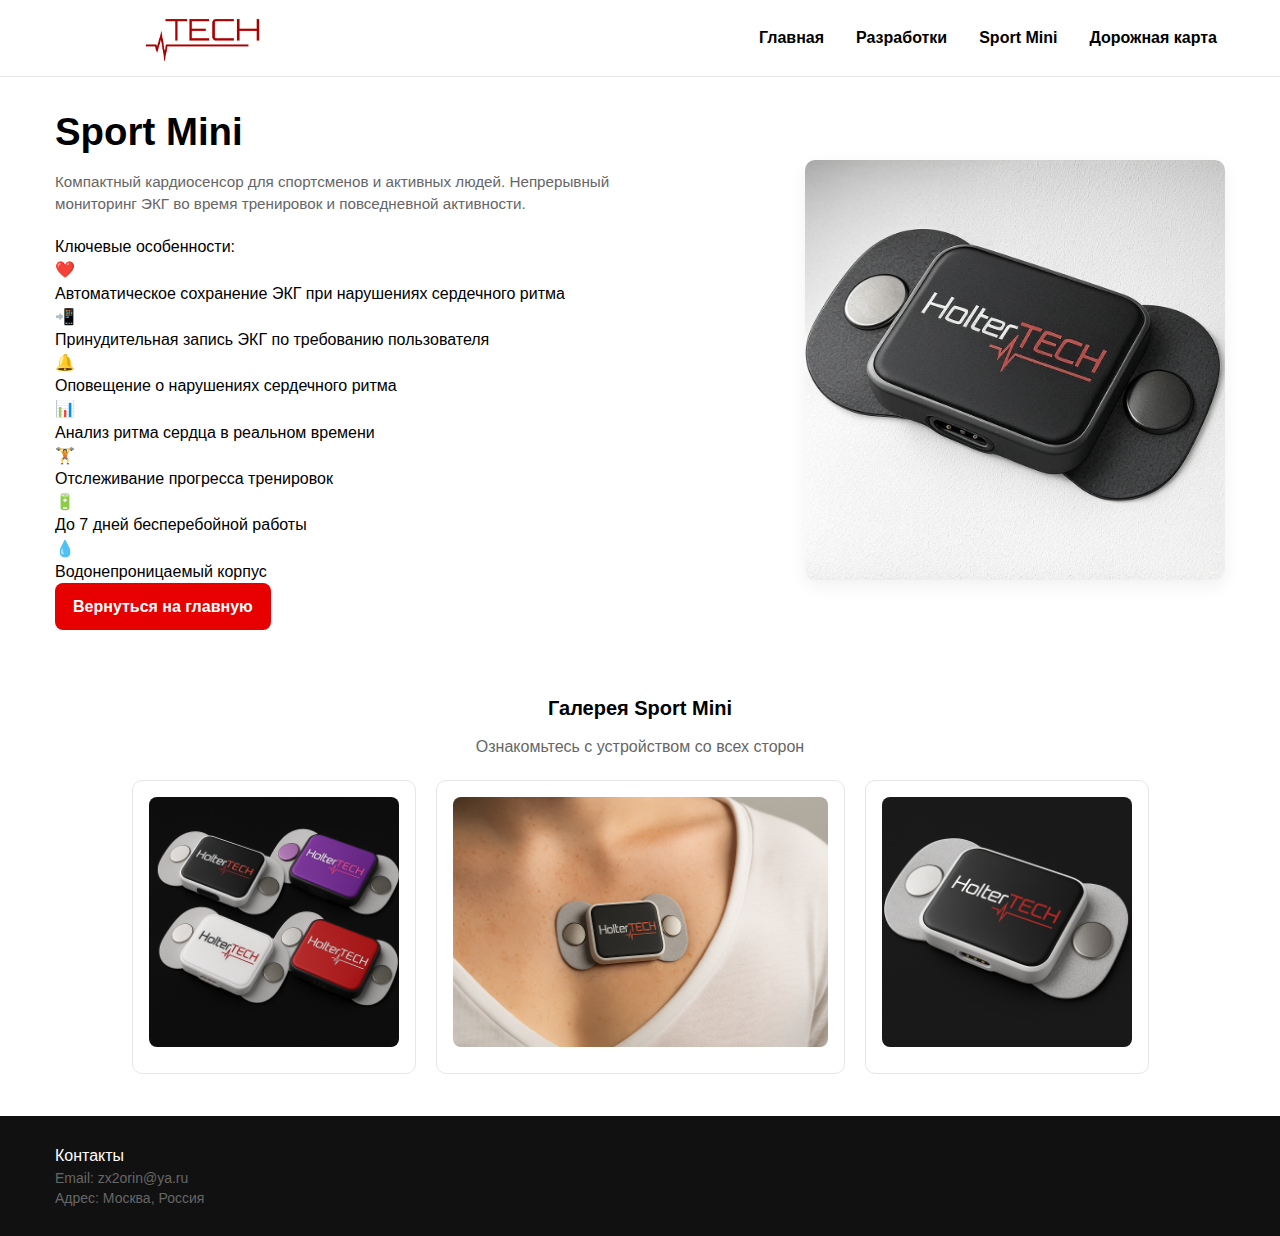
<file: sport-mini.html>
<!DOCTYPE html>
<html lang="ru">
<head>
    <meta charset="UTF-8">
    <meta name="viewport" content="width=device-width, initial-scale=1.0">
    <title>Sport Mini - HolterTECH</title>
    <link rel="stylesheet" href="style.css"> <!-- Подключаем существующий CSS -->
</head>
<body>
    <header class="header">
        <div class="container">
            <div class="header__inner">
                <div class="header__logo">
                    <img src="logo.png" alt="HolterTECH"> <!-- Замените на путь к вашему логотипу -->
                </div>
                <nav class="nav">
                    <ul class="nav__list">
                        <li class="nav__item"><a href="index.html">Главная</a></li>
                        <li class="nav__item"><a href="products.html">Разработки</a></li>
                        <li class="nav__item"><a href="sport-mini.html">Sport Mini</a></li>
                        <li class="nav__item"><a href="roadmap.html">Дорожная карта</a></li>
                    </ul>
                    <button class="burger">
                        <div class="burger__box">
                            <span class="burger__bar"></span>
                            <span class="burger__bar"></span>
                            <span class="burger__bar"></span>
                        </div>
                    </button>
                </nav>
            </div>
        </div>
    </header>

    <main>
        <section class="section hero">
            <div class="container">
                <div class="hero__inner">
                    <div class="hero__content">
                        <h1 class="hero__title">Sport Mini</h1>
                        <p class="hero__subtitle">Компактный кардиосенсор для спортсменов и активных людей. Непрерывный мониторинг ЭКГ во время тренировок и повседневной активности.</p>
                        <p class="features__title">Ключевые особенности:</p>
                        <div class="features">
                        <div class="feature">
                            <span class="feature__icon">❤️</span>
                            <p>Автоматическое сохранение ЭКГ при нарушениях сердечного ритма</p>
                        </div>
                        <div class="feature">
                            <span class="feature__icon">📲</span>
                            <p>Принудительная запись ЭКГ по требованию пользователя</p>
                        </div>
                        <div class="feature">
                            <span class="feature__icon">🔔</span>
                            <p>Оповещение о нарушениях сердечного ритма</p>
                        </div>
                        <div class="feature">
                            <span class="feature__icon">📊</span>
                            <p>Анализ ритма сердца в реальном времени</p>
                        </div>
                        <div class="feature">
                            <span class="feature__icon">🏋️</span>
                            <p>Отслеживание прогресса тренировок</p>
                        </div>
                        <div class="feature">
                            <span class="feature__icon">🔋</span>
                            <p>До 7 дней бесперебойной работы</p>
                        </div>
                        <div class="feature">
                            <span class="feature__icon">💧</span>
                            <p>Водонепроницаемый корпус</p>
                        </div>
                        </div>

                        <a href="index.html" class="btn">Вернуться на главную</a>
                    </div>
                    <div class="hero__media">
                        <img src="blk.jpg" alt="Sport Mini">
                    </div>
                </div>
            </div>
        </section>

        <section class="section">
            <div class="container">
                <h2 class="h2">Галерея Sport Mini</h2>
                <p class="p--center">Ознакомьтесь с устройством со всех сторон</p>
                <div class="team__scroll1">
                    <div class="team__item">
                        <img src="alpha.png" alt="Sport Mini вид 1" class="team__photo">
                    </div>
                    <div class="team__item">
                        <img src="render_side.png" alt="Sport Mini вид 2" class="team__photo">
                    </div>
                    <div class="team__item">
                        <img src="render1.png" alt="Sport Mini вид 3" class="team__photo">
                    </div>
                </div>
            </div>
        </section>
    </main>

    <footer class="footer">
        <div class="container footer__inner">
        <div class="footer__top">
            <div>
            <p>Контакты</p>
            <p class="text-muted">Email: zx2orin@ya.ru
            <p class="text-muted">Адрес: Москва, Россия</p>
            </div>
        </div>
        </div>
    </footer>
    <script src="script.js"></script>
    <script>
      document.addEventListener('DOMContentLoaded', function() {
        const gallery = document.querySelector('.team__scroll1');
        if (gallery) {
          gallery.scrollLeft = 0; // Начало с первой фото
        }
      });
    </script>
</body>

</html>
</file>
<file: style.css>
/* style.css
   Общие стили для сайта HolterTECH
   Цвета: белый фон, чёрный текст, красный акцент
*/

/* ====== Сброс и базовые правила ====== */
* { margin: 0; padding: 0; box-sizing: border-box; }
html { font-size: 16px; }
html, body { height: 100%; }
body {
  font-family: Inter, "Helvetica Neue", Arial, sans-serif;
  background: #ffffff;
  color: #000000;
  -webkit-font-smoothing: antialiased;
  -moz-osx-font-smoothing: grayscale;
  line-height: 1.45;
  font-size: 1rem;
  display: flex;
  flex-direction: column;
  overflow-x: hidden; /* Предотвращение горизонтального скролла */
}

/* ====== Переменные цвета ====== */
:root {
  --accent: #e60000;
  --accent-dark: #b80000;
  --muted: #666666;
  --border: #e6e6e6;
  --max-width: 1200px;
}

/* ====== Ссылки и изображения ====== */
a { color: inherit; text-decoration: none; }
img { display: block; max-width: 100%; height: auto; }

/* ====== Контейнер ====== */
.container {
  width: 100%;
  max-width: var(--max-width);
  margin: 0 auto;
  padding: 0 15px; /* Меньшие отступы для мобильных */
}

/* ====== Main для фиксации футера ====== */
main {
  flex: 1;
}

/* ====== Header (шапка) ====== */
.header {
  position: sticky;
  top: 0;
  background: #fff;
  border-bottom: 1px solid var(--border);
  z-index: 1000;
}
.header__inner {
  display: flex;
  align-items: center;
  justify-content: space-between;
  gap: 1rem;
  padding: 0.75rem 0;
}
.header__logo img { height: 3.25rem; display: block; }

/* Навигация */
.nav {
  display: flex;
  align-items: center;
}
.nav__list {
  list-style: none;
  display: flex;
  gap: 1rem;
  align-items: center;
  transition: opacity 0.3s ease, transform 0.3s ease; /* Плавное открытие меню */
  opacity: 1;
  transform: translateY(0);
}
.nav__item a {
  font-weight: 600;
  color: #000;
  padding: 0.375rem 0.5rem;
  border-radius: 0.375rem;
}
.nav__item a:hover { color: var(--accent); }

/* Burger (mobile) */
.burger {
  display: none;
  width: 2.75rem;
  height: 2.75rem;
  align-items: center;
  justify-content: center;
  cursor: pointer;
  background: transparent;
  border: none;
  min-height: 2.75rem; /* Минимум для touch */
}
.burger__box { display: flex; flex-direction: column; gap: 0.3125rem; }
.burger__bar { width: 1.375rem; height: 0.125rem; background: #000; }

.news {
  padding: 2rem 0;
  background: #fafafa;
}
.news .container {
  max-width: var(--max-width);
  margin: 0 auto;
  padding: 0 0.9375rem;
}

/* ====== Hero ====== */
.hero {
  padding: 2rem 0;
}
.hero__inner {
  display: flex;
  gap: 1.5rem;
  align-items: center;
  justify-content: space-between;
}
.hero__content { flex: 1 1 auto; max-width: 40rem; }
.hero__title {
  font-size: 1.8rem;
  font-weight: 700;
  margin-bottom: 1rem;
  line-height: 1.2;
}
.hero__subtitle {
  color: var(--muted);
  margin-bottom: 1.25rem;
  font-size: 0.95rem;
}
.btn {
  display: inline-block;
  background: var(--accent);
  color: #fff;
  padding: 0.75rem 1.125rem;
  border-radius: 0.5rem;
  font-weight: 600;
  transition: background 0.2s ease;
}
.btn:hover { background: var(--accent-dark); }

/* Hero image */
.hero__media { 
  flex: 0 0 auto; 
  max-width: 26.25rem; 
  border-radius: 0.625rem; 
  overflow: hidden; 
  box-shadow: 0 0.375rem 1.125rem rgba(0,0,0,0.06); 
}

/* ====== Sections (общая) ====== */
.section { padding: 2rem 0; }
.section--grey { background: #fafafa; }

/* Заголовки */
.h2 { font-size: 1.25rem; font-weight: 700; margin-bottom: 0.75rem; text-align: center; }
.p--center { text-align: center; color: var(--muted); max-width: 56.25rem; margin: 0 auto 0.75rem; }

/* ====== Карточки проблем ====== */
.cards {
  display: grid;
  grid-template-columns: 1fr; /* Одна колонка по умолчанию для мобильных */
  gap: 1rem;
  margin-top: 1rem;
}
.card {
  border: 1px solid var(--border);
  padding: 1rem;
  border-radius: 0.625rem;
  background: #fff;
}
.card h3 { margin-bottom: 0.5rem; font-size: 1rem; }
.card p { color: var(--muted); }

/* ====== Чем мы занимаемся (развернутый блок) ====== */
.tech {
  display: flex;
  gap: 1.75rem;
  align-items: center;
  justify-content: space-between;
}
.tech__text { flex: 1; }
.tech__media { flex: 0 0 22.5rem; border-radius: 0.625rem; overflow: hidden; }

/* ====== Форма обратной связи ====== */
.form {
  max-width: 35rem;
  margin: 1.25rem auto 0;
  display: grid;
  gap: 0.75rem;
}
.input, .textarea {
  padding: 0.75rem;
  border: 1px solid var(--border);
  border-radius: 0.5rem;
  font-size: 1rem; /* Предотвращение зума на iOS */
}
.textarea { min-height: 6.875rem; resize: vertical; }
.form__row { display: flex; gap: 0.75rem; }
.form__row .input { flex: 1; }

/* Отправка — сообщение */
.toast {
  display: none;
  margin-top: 0.75rem;
  padding: 0.75rem;
  border-radius: 0.5rem;
  background: #f0fff0;
  border: 1px solid #d6efda;
  color: #084d04;
  text-align: center;
}

/* Центрирование галереи */
.team__scroll1 {
  display: flex;
  gap: 1.25rem;
  overflow-x: auto;
  padding: 0.625rem 0;
  scroll-behavior: smooth;
  justify-content: center;
  scroll-snap-type: x mandatory; /* Snap для галереи */
}

/* Контейнер для прокрутки 1111 */
.team__scroll1 {
  display: flex;
  gap: 1.25rem;
  overflow-x: auto;
  padding: 0.625rem 0;
  scroll-behavior: smooth;
  justify-content: center;
  scroll-snap-type: x mandatory;
  -webkit-overflow-scrolling: touch; /* Добавьте это для плавного скролла на iOS */
  scroll-padding-left: 1.25rem; /* Добавьте отступ слева для лучшего "прилипания" */
  scroll-padding-right: 1.25rem; /* И справа, чтобы последняя фото была видна */
}

.team__scroll1::-webkit-scrollbar {
  height: 0.5rem;
}

.team__scroll1::-webkit-scrollbar-thumb {
  background-color: #ccc;
  border-radius: 0.25rem;
}

/* Контейнер для прокрутки */
.team__scroll {
  display: flex;
  gap: 1.25rem;
  overflow-x: auto;
  padding: 0.625rem 0;
  scroll-behavior: smooth;
  scroll-snap-type: x mandatory; /* Snap для галереи */
}

.team__scroll::-webkit-scrollbar {
  height: 0.5rem;
}

.team__scroll::-webkit-scrollbar-thumb {
  background-color: #ccc;
  border-radius: 0.25rem;
}

/* ====== Команда (about.html) ====== */
.team {
  display: flex;
  flex-direction: row;
  flex-wrap: nowrap;
  gap: 1rem;
  overflow-x: auto;
  scroll-behavior: smooth;
  padding-bottom: 0.625rem;
  scrollbar-width: thin;
  scrollbar-color: #888 #f1f1f1;
}

.team::-webkit-scrollbar {
  height: 0.5rem;
}
.team::-webkit-scrollbar-track {
  background: #f1f1f1;
}
.team::-webkit-scrollbar-thumb {
  background: #888;
  border-radius: 0.25rem;
}
.team::-webkit-scrollbar-thumb:hover {
  background: #555;
}

.team__item {
  text-align: center;
  padding: 1rem;
  border-radius: 0.625rem;
  border: 1px solid var(--border);
  flex-shrink: 0;
}

.team__photo { width: 100%; height: 15.625rem; object-fit: cover; border-radius: 0.5rem; margin-bottom: 0.625rem; }

/* ====== Разработки (products.html) ====== */
.devices {
  display: grid;
  grid-template-columns: 1fr; /* Одна колонка для мобильных */
  gap: 1rem;
}
.device {
  border: 1px solid var(--border);
  border-radius: 0.625rem;
  padding: 0.75rem;
  background: #fff;
}
.device__img { height: 11.25rem; object-fit: cover; border-radius: 0.5rem; margin-bottom: 0.625rem; }

/* ====== Дорожная карта (roadmap.html) ====== */
.timeline {
  display: grid;
  gap: 1rem;
  max-width: 56.25rem;
  margin: 1rem auto 0;
}
.milestone {
  display: flex;
  gap: 1rem;
  align-items: flex-start;
}
.milestone__date {
  min-width: 6.875rem;
  font-weight: 700;
  color: var(--accent);
}
.milestone__content { background: #fff; border: 1px solid var(--border); padding: 0.75rem; border-radius: 0.5rem; }

/* ====== Footer ====== */
.footer {
  background: #111;
  color: #fff;
  padding: 1.75rem 0;
}
.footer__inner {
  display: flex;
  flex-direction: column;
  gap: 0.5rem;
}
.footer__top { display: flex; justify-content: space-between; flex-wrap: wrap; gap: 0.75rem; align-items: center; }
.footer a { color: #fff; opacity: 0.9; }
.social { display: flex; gap: 0.625rem; align-items: center; }

/* ====== Контакты / карта ====== */
.map {
  height: 22.5rem;
  border-radius: 0.625rem;
  overflow: hidden;
  border: 1px solid var(--border);
}

/* ====== Utility ====== */
.text-muted { color: var(--muted); font-size: 0.875rem; }

/* ====== Адаптив (Mobile-first) ====== */
/* XS: Маленькие экраны (<576px) */
@media (max-width: 575px) {
  .container { padding: 0 0.9375rem; }
  .hero__title { font-size: 1.5rem; line-height: 1.2; }
  .hero__inner { flex-direction: column-reverse; align-items: center; text-align: center; gap: 1rem; }
  .hero__media { max-width: 100%; }
  .h2 { font-size: 1.1rem; }
  .cards, .devices { grid-template-columns: 1fr; gap: 0.75rem; }
  .timeline { gap: 0.75rem; padding: 0 0.5rem; }
  .milestone { flex-direction: column; align-items: flex-start; }
  .milestone__date { min-width: auto; margin-bottom: 0.25rem; }
  .team__scroll, .news { padding: 1rem 0; }
  .footer__top { flex-direction: column; text-align: center; gap: 0.5rem; }
  .btn { padding: 0.625rem 1rem; font-size: 0.875rem; }
}

/* SM: Стандартные телефоны (576px - 767px) */
@media (min-width: 576px) and (max-width: 767px) {
  .cards, .devices { grid-template-columns: repeat(2, 1fr); }
  .hero__title { font-size: 1.8rem; }
}

/* MD: Планшеты (768px - 991px) */
@media (max-width: 991px) {
  .nav__list {
    display: none;
    position: absolute;
    right: 1.25rem;
    top: 4rem;
    background: #fff;
    border: 1px solid var(--border);
    padding: 0.75rem;
    border-radius: 0.5rem;
    flex-direction: column;
    gap: 0.5rem;
    box-shadow: 0 0.25rem 0.75rem rgba(0,0,0,0.1);
    opacity: 0;
    transform: translateY(-0.625rem);
  }
  .nav__list.nav__list--open { display: flex; opacity: 1; transform: translateY(0); }
  .burger { display: flex; }
  .header__inner { padding: 0.625rem 0; }
  .hero__title { font-size: 1.6rem; }
  .h2 { font-size: 1.25rem; }
  .timeline { padding: 0 0.5rem; }
  .hero__inner { flex-direction: column-reverse; align-items: center; text-align: center; }
  .hero__media { max-width: 80%; }
  .tech { flex-direction: column; }
}

/* LG: Десктоп (992px+) */
@media (min-width: 992px) {
  .cards, .devices { grid-template-columns: repeat(3, 1fr); }
  .hero__title { font-size: 2.4rem; }
}

/* Touch-устройства */
@media (hover: none) and (pointer: coarse) {
  .nav__item a { padding: 0.75rem; }
  .burger { min-height: 2.75rem; }
}

/* Предотвращение зума на iOS */
input, select, textarea { font-size: 1rem; }

/* Плавный скролл для iOS */
.team__scroll, .team {
  -webkit-overflow-scrolling: touch;
}
</file>
